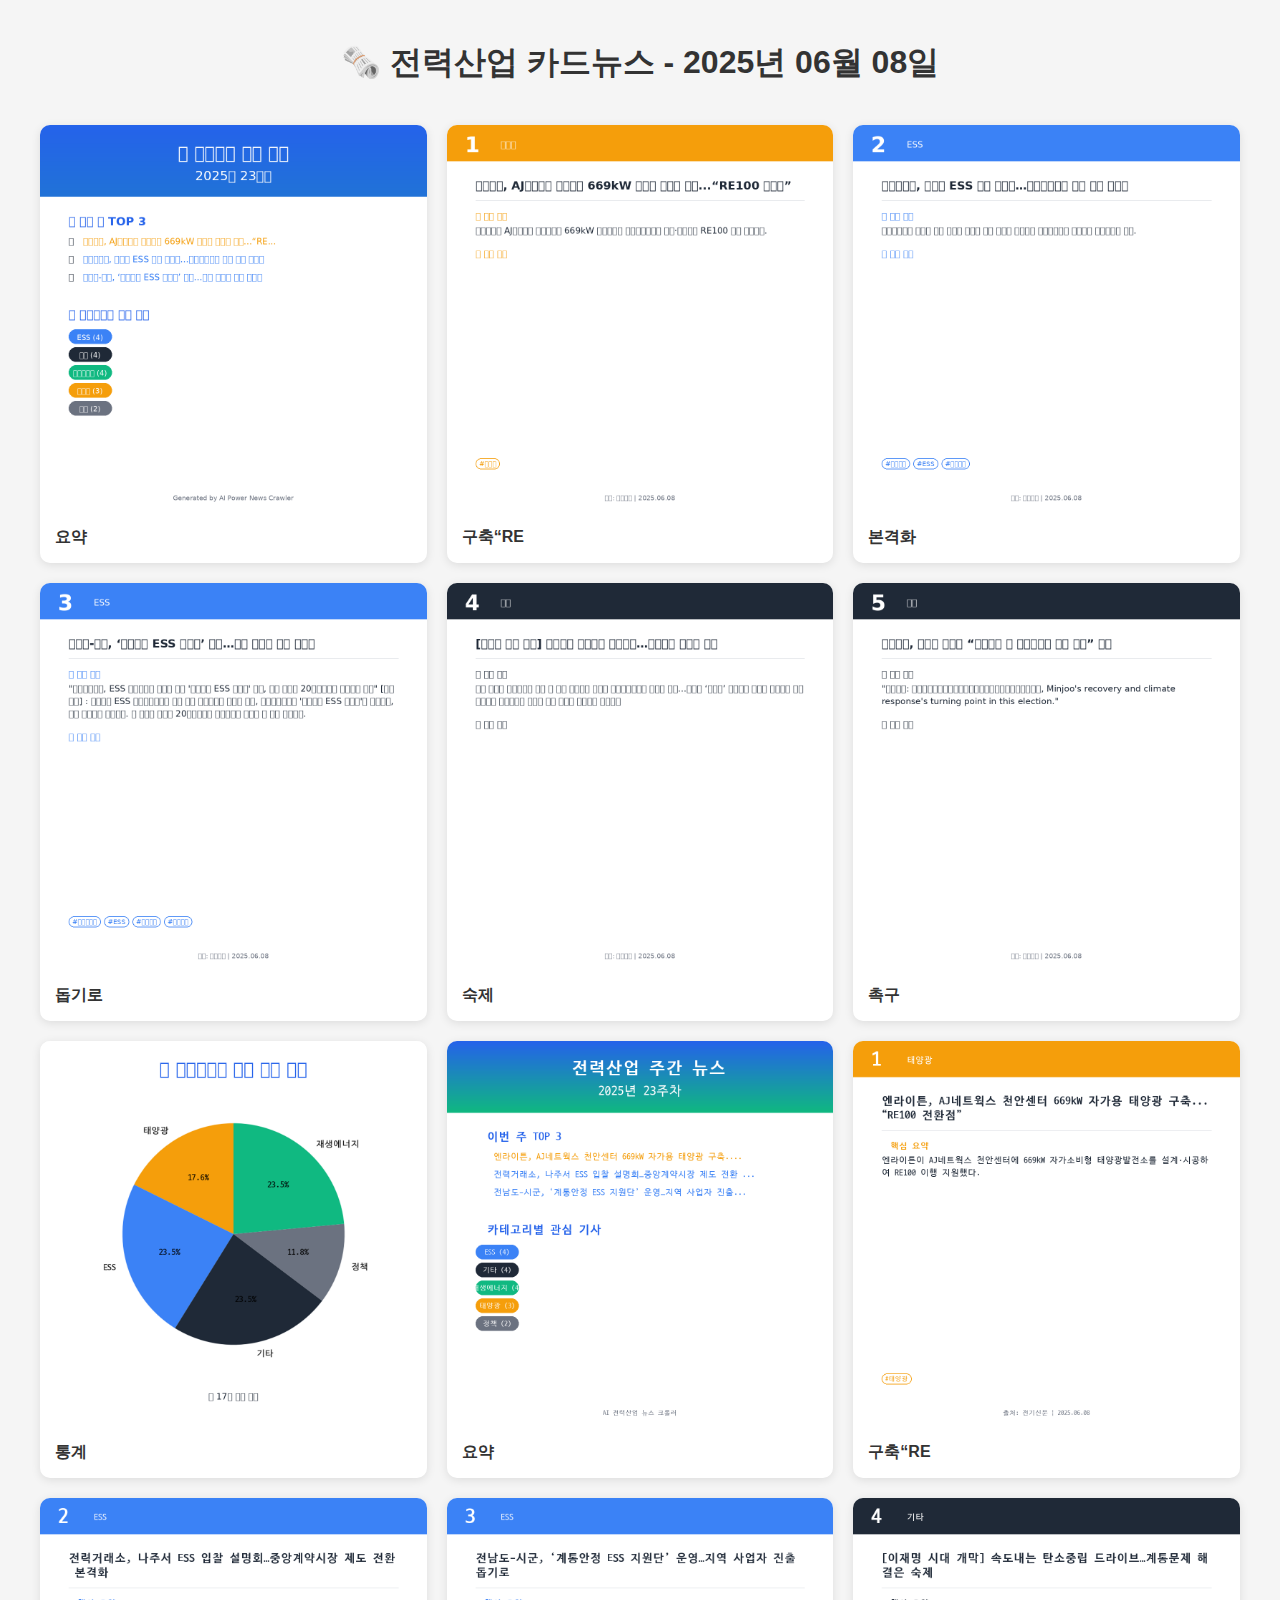
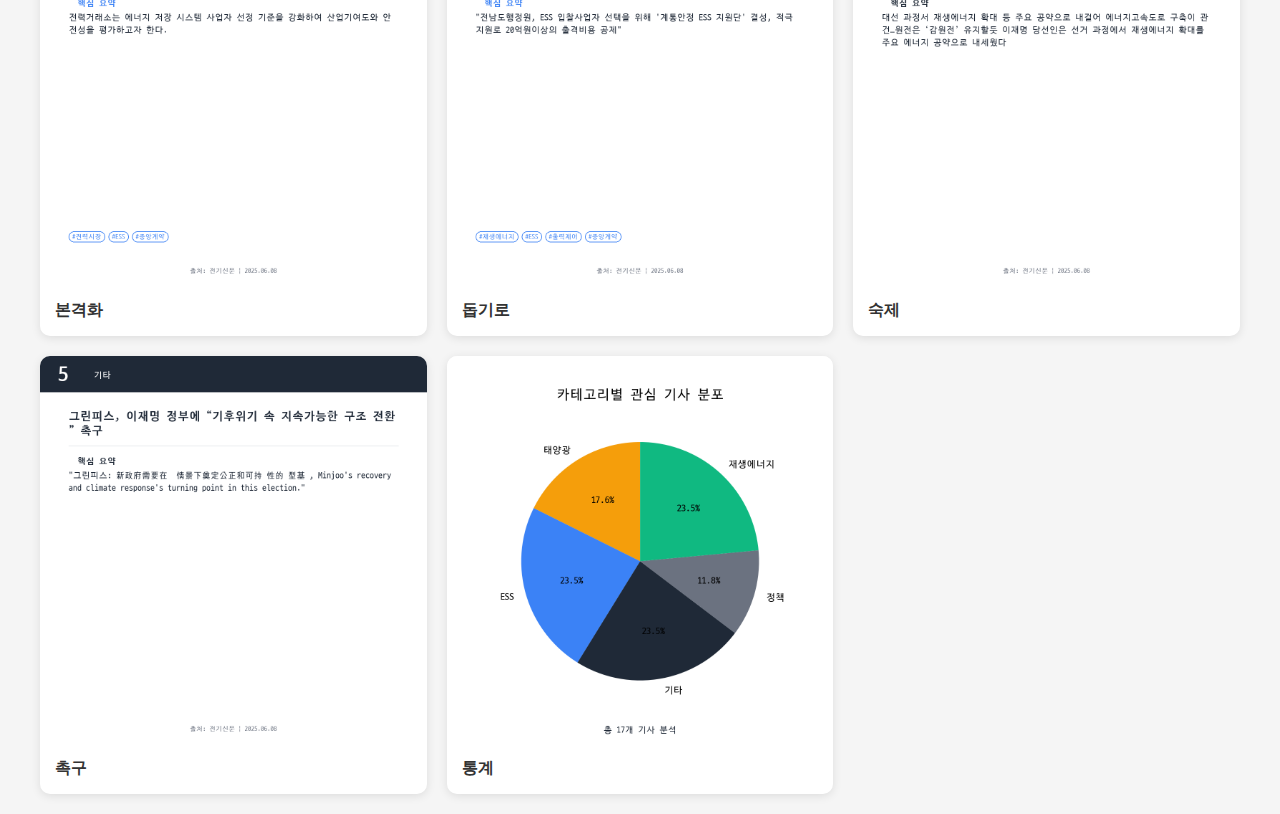
<file: docs/card_news/20250608/index.html>
<!DOCTYPE html>
<html lang="ko">
<head>
    <meta charset="UTF-8">
    <meta name="viewport" content="width=device-width, initial-scale=1.0">
    <title>전력산업 카드뉴스</title>
    <style>
        body {
            font-family: -apple-system, BlinkMacSystemFont, 'Segoe UI', Roboto, sans-serif;
            background-color: #f5f5f5;
            margin: 0;
            padding: 20px;
        }
        .container {
            max-width: 1200px;
            margin: 0 auto;
        }
        h1 {
            text-align: center;
            color: #333;
            margin-bottom: 40px;
        }
        .gallery {
            display: grid;
            grid-template-columns: repeat(auto-fit, minmax(300px, 1fr));
            gap: 20px;
        }
        .card {
            background: white;
            border-radius: 10px;
            box-shadow: 0 2px 10px rgba(0,0,0,0.1);
            overflow: hidden;
            transition: transform 0.3s;
        }
        .card:hover {
            transform: translateY(-5px);
        }
        .card img {
            width: 100%;
            height: auto;
            display: block;
        }
        .card-title {
            padding: 15px;
            font-weight: bold;
            color: #333;
        }
    </style>
</head>
<body>
    <div class="container">
        <h1>🗞️ 전력산업 카드뉴스 - 2025년 06월 08일</h1>
        <div class="gallery">

            <div class="card">
                <img src="20250608_134828_1_주간_요약.png" alt="요약">
                <div class="card-title">요약</div>
            </div>

            <div class="card">
                <img src="20250608_134828_2_엔라이튼,_AJ네트웍스_천안센터_669kW_자가용_태양광_구축“RE.png" alt="구축“RE">
                <div class="card-title">구축“RE</div>
            </div>

            <div class="card">
                <img src="20250608_134828_3_전력거래소,_나주서_ESS_입찰_설명회…중앙계약시장_제도_전환_본격화.png" alt="본격화">
                <div class="card-title">본격화</div>
            </div>

            <div class="card">
                <img src="20250608_134828_4_전남도-시군,_‘계통안정_ESS_지원단’_운영…지역_사업자_진출_돕기로.png" alt="돕기로">
                <div class="card-title">돕기로</div>
            </div>

            <div class="card">
                <img src="20250608_134828_5_[이재명_시대_개막]_속도내는_탄소중립_드라이브…계통문제_해결은_숙제.png" alt="숙제">
                <div class="card-title">숙제</div>
            </div>

            <div class="card">
                <img src="20250608_134828_6_그린피스,_이재명_정부에_“기후위기_속_지속가능한_구조_전환”_촉구.png" alt="촉구">
                <div class="card-title">촉구</div>
            </div>

            <div class="card">
                <img src="20250608_134828_7_카테고리별_통계.png" alt="통계">
                <div class="card-title">통계</div>
            </div>

            <div class="card">
                <img src="20250608_135730_1_주간_요약.png" alt="요약">
                <div class="card-title">요약</div>
            </div>

            <div class="card">
                <img src="20250608_135730_2_엔라이튼,_AJ네트웍스_천안센터_669kW_자가용_태양광_구축“RE.png" alt="구축“RE">
                <div class="card-title">구축“RE</div>
            </div>

            <div class="card">
                <img src="20250608_135730_3_전력거래소,_나주서_ESS_입찰_설명회…중앙계약시장_제도_전환_본격화.png" alt="본격화">
                <div class="card-title">본격화</div>
            </div>

            <div class="card">
                <img src="20250608_135730_4_전남도-시군,_‘계통안정_ESS_지원단’_운영…지역_사업자_진출_돕기로.png" alt="돕기로">
                <div class="card-title">돕기로</div>
            </div>

            <div class="card">
                <img src="20250608_135730_5_[이재명_시대_개막]_속도내는_탄소중립_드라이브…계통문제_해결은_숙제.png" alt="숙제">
                <div class="card-title">숙제</div>
            </div>

            <div class="card">
                <img src="20250608_135730_6_그린피스,_이재명_정부에_“기후위기_속_지속가능한_구조_전환”_촉구.png" alt="촉구">
                <div class="card-title">촉구</div>
            </div>

            <div class="card">
                <img src="20250608_135730_7_카테고리별_통계.png" alt="통계">
                <div class="card-title">통계</div>
            </div>

        </div>
    </div>
</body>
</html>
</file>
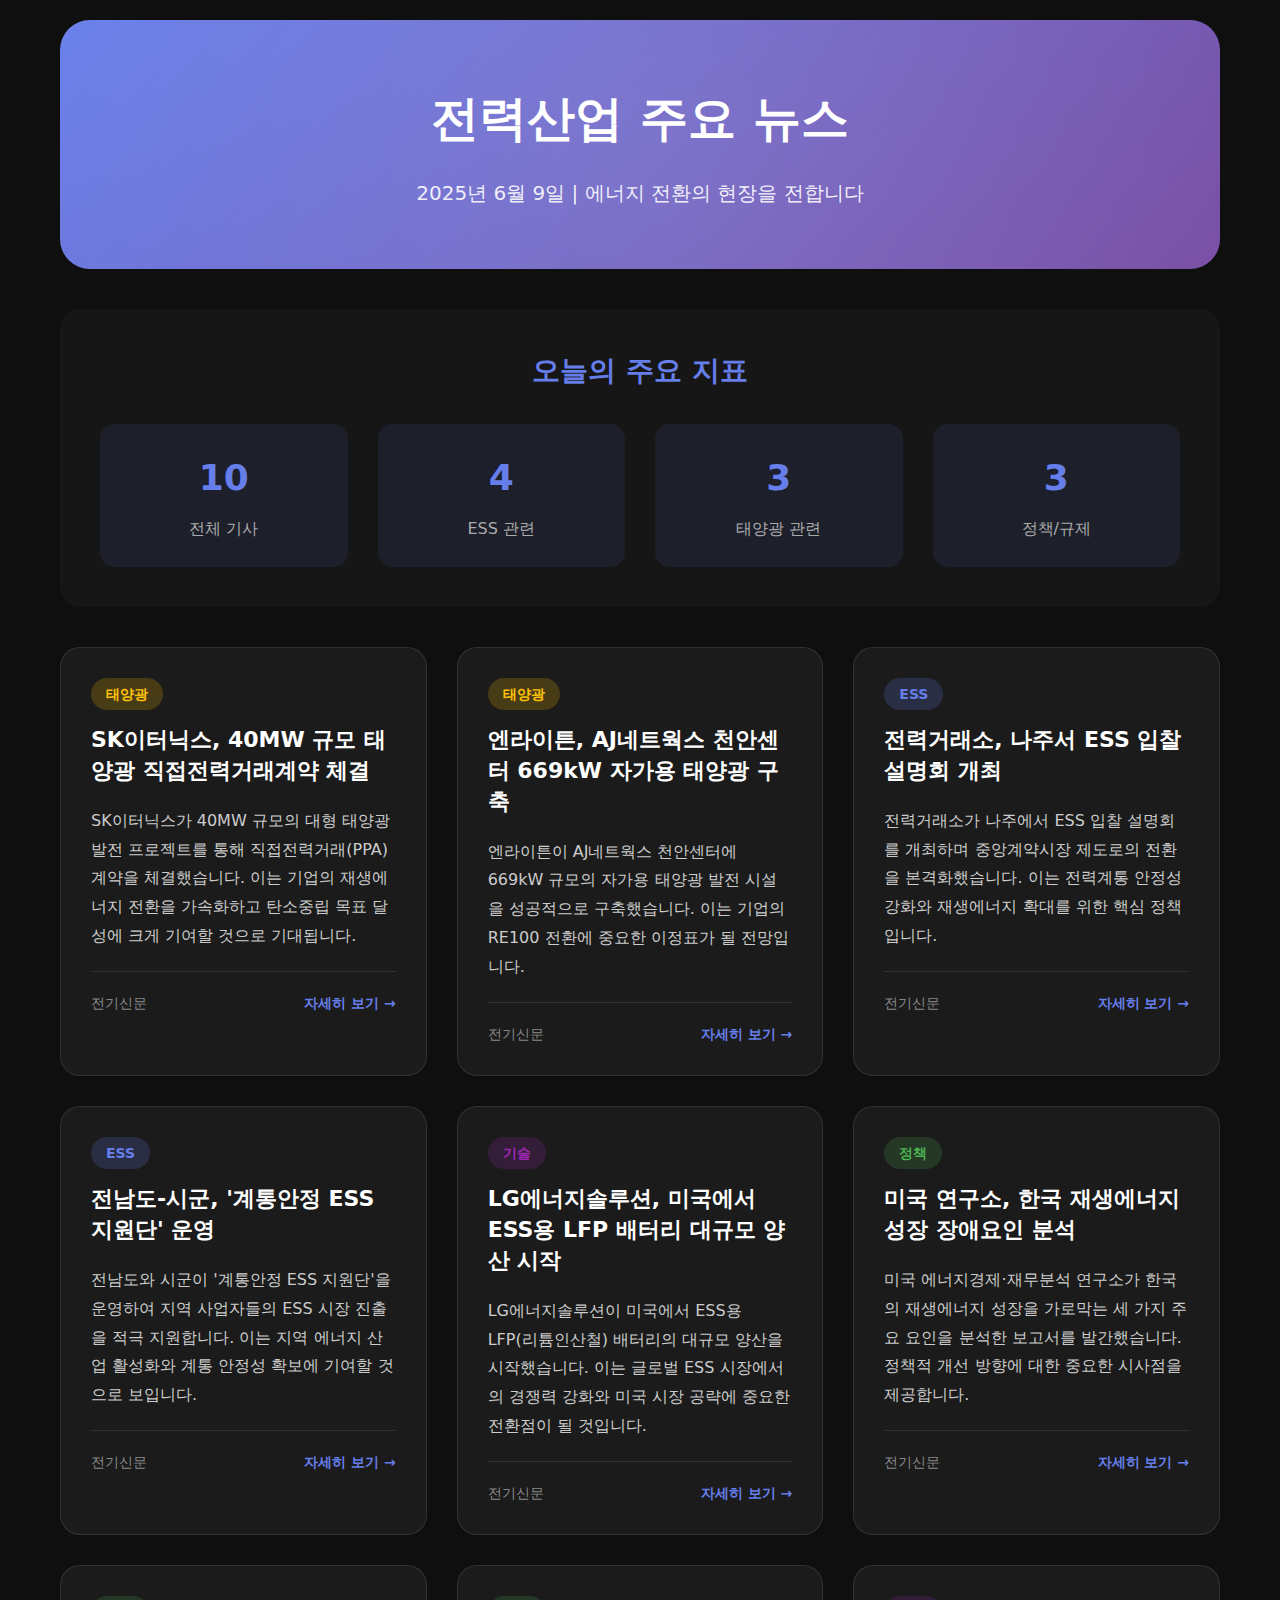
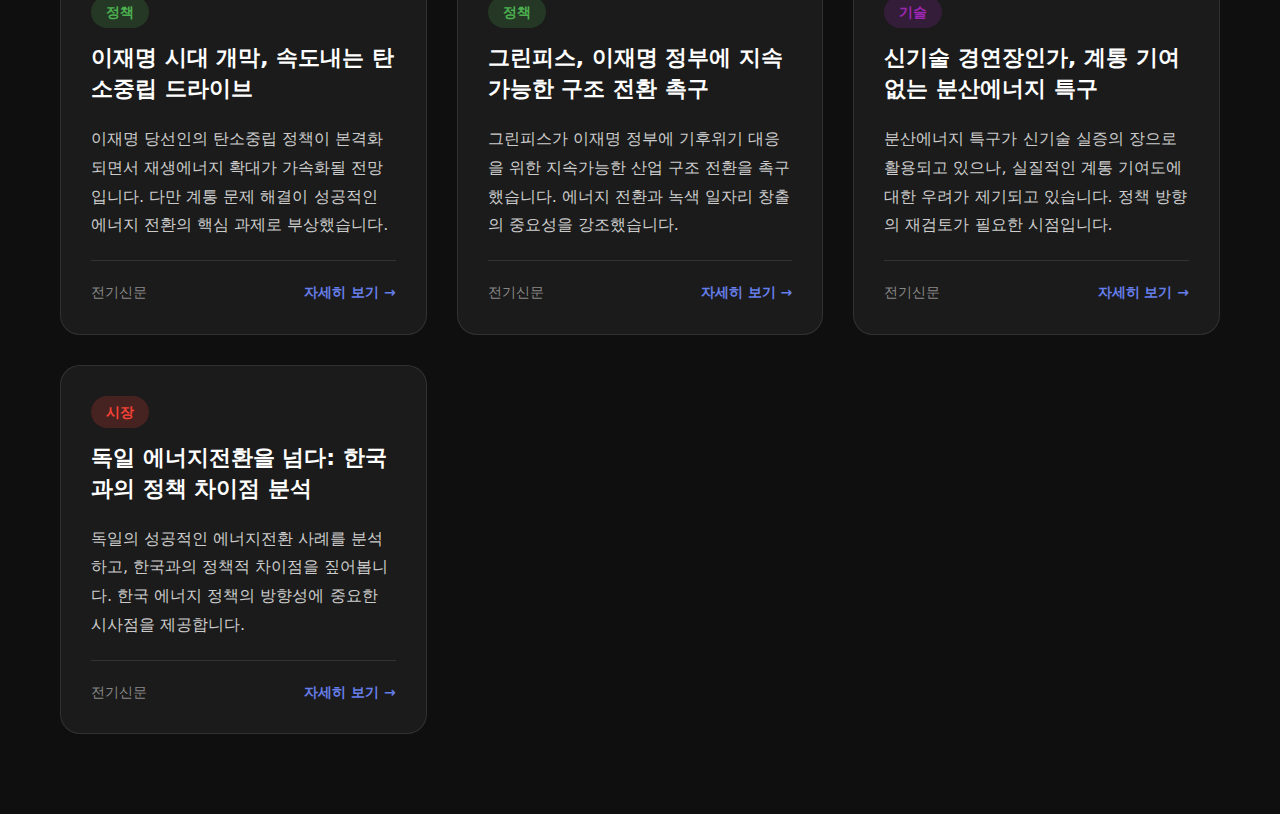
<file: card_news_improved/improved_summary.html>
<!DOCTYPE html>
<html lang="ko">
<head>
    <meta charset="UTF-8">
    <meta name="viewport" content="width=device-width, initial-scale=1.0">
    <title>전력산업 카드뉴스 - 2025년 6월 9일</title>
    <style>
        * {
            margin: 0;
            padding: 0;
            box-sizing: border-box;
        }

        body {
            font-family: 'Pretendard', -apple-system, BlinkMacSystemFont, system-ui, Roboto, sans-serif;
            background: #0f0f0f;
            color: #ffffff;
            line-height: 1.6;
        }

        .container {
            max-width: 1200px;
            margin: 0 auto;
            padding: 20px;
        }

        .header {
            text-align: center;
            padding: 60px 20px;
            background: linear-gradient(135deg, #667eea 0%, #764ba2 100%);
            border-radius: 30px;
            margin-bottom: 40px;
            position: relative;
            overflow: hidden;
        }

        .header::before {
            content: '';
            position: absolute;
            top: -50%;
            right: -50%;
            width: 200%;
            height: 200%;
            background: radial-gradient(circle, rgba(255,255,255,0.1) 0%, transparent 70%);
            animation: pulse 4s ease-in-out infinite;
        }

        @keyframes pulse {
            0%, 100% { transform: scale(1); opacity: 0.5; }
            50% { transform: scale(1.1); opacity: 0.8; }
        }

        .header h1 {
            font-size: 48px;
            margin-bottom: 20px;
            position: relative;
            z-index: 1;
        }

        .header .subtitle {
            font-size: 20px;
            color: rgba(255, 255, 255, 0.9);
            position: relative;
            z-index: 1;
        }

        .news-grid {
            display: grid;
            grid-template-columns: repeat(auto-fit, minmax(350px, 1fr));
            gap: 30px;
            margin-bottom: 60px;
        }

        .news-card {
            background: rgba(255, 255, 255, 0.05);
            border: 1px solid rgba(255, 255, 255, 0.1);
            border-radius: 20px;
            padding: 30px;
            transition: all 0.3s ease;
            cursor: pointer;
            position: relative;
            overflow: hidden;
        }

        .news-card::before {
            content: '';
            position: absolute;
            top: 0;
            left: 0;
            right: 0;
            height: 4px;
            background: linear-gradient(90deg, #667eea, #764ba2);
            transform: scaleX(0);
            transition: transform 0.3s ease;
        }

        .news-card:hover {
            background: rgba(255, 255, 255, 0.08);
            transform: translateY(-5px);
            box-shadow: 0 10px 30px rgba(102, 126, 234, 0.2);
        }

        .news-card:hover::before {
            transform: scaleX(1);
        }

        .card-category {
            display: inline-block;
            padding: 5px 15px;
            background: rgba(102, 126, 234, 0.2);
            color: #667eea;
            border-radius: 20px;
            font-size: 14px;
            font-weight: 600;
            margin-bottom: 15px;
        }

        .card-title {
            font-size: 22px;
            margin-bottom: 20px;
            color: #fff;
            font-weight: 700;
            line-height: 1.4;
        }

        .card-summary {
            font-size: 16px;
            color: #ccc;
            line-height: 1.8;
            margin-bottom: 20px;
        }

        .card-meta {
            display: flex;
            justify-content: space-between;
            align-items: center;
            color: #888;
            font-size: 14px;
            padding-top: 20px;
            border-top: 1px solid rgba(255, 255, 255, 0.1);
        }

        .read-more {
            color: #667eea;
            text-decoration: none;
            font-weight: 600;
            display: inline-flex;
            align-items: center;
            gap: 5px;
            transition: gap 0.3s ease;
        }

        .read-more:hover {
            gap: 10px;
        }

        /* 카테고리별 색상 */
        .category-ess { background: rgba(102, 126, 234, 0.2); color: #667eea; }
        .category-solar { background: rgba(255, 193, 7, 0.2); color: #ffc107; }
        .category-policy { background: rgba(76, 175, 80, 0.2); color: #4caf50; }
        .category-market { background: rgba(244, 67, 54, 0.2); color: #f44336; }
        .category-tech { background: rgba(156, 39, 176, 0.2); color: #9c27b0; }

        .stats-section {
            background: rgba(255, 255, 255, 0.03);
            border-radius: 20px;
            padding: 40px;
            margin-bottom: 40px;
            text-align: center;
        }

        .stats-title {
            font-size: 28px;
            margin-bottom: 30px;
            color: #667eea;
        }

        .stats-grid {
            display: grid;
            grid-template-columns: repeat(auto-fit, minmax(200px, 1fr));
            gap: 30px;
        }

        .stat-item {
            background: rgba(102, 126, 234, 0.1);
            border-radius: 15px;
            padding: 25px;
            transition: all 0.3s ease;
        }

        .stat-item:hover {
            background: rgba(102, 126, 234, 0.2);
            transform: scale(1.05);
        }

        .stat-number {
            font-size: 36px;
            font-weight: 900;
            color: #667eea;
            margin-bottom: 10px;
        }

        .stat-label {
            font-size: 16px;
            color: #aaa;
        }

        /* 애니메이션 */
        @keyframes fadeInUp {
            from {
                opacity: 0;
                transform: translateY(30px);
            }
            to {
                opacity: 1;
                transform: translateY(0);
            }
        }

        .news-card {
            animation: fadeInUp 0.6s ease forwards;
        }

        .news-card:nth-child(1) { animation-delay: 0.1s; }
        .news-card:nth-child(2) { animation-delay: 0.2s; }
        .news-card:nth-child(3) { animation-delay: 0.3s; }
        .news-card:nth-child(4) { animation-delay: 0.4s; }
        .news-card:nth-child(5) { animation-delay: 0.5s; }
        .news-card:nth-child(6) { animation-delay: 0.6s; }
        .news-card:nth-child(7) { animation-delay: 0.7s; }
        .news-card:nth-child(8) { animation-delay: 0.8s; }
        .news-card:nth-child(9) { animation-delay: 0.9s; }
        .news-card:nth-child(10) { animation-delay: 1.0s; }

        @media (max-width: 768px) {
            .header h1 {
                font-size: 32px;
            }
            
            .news-grid {
                grid-template-columns: 1fr;
            }
            
            .stats-grid {
                grid-template-columns: 1fr 1fr;
            }
        }
    </style>
</head>
<body>
    <div class="container">
        <!-- 헤더 섹션 -->
        <div class="header">
            <h1>전력산업 주요 뉴스</h1>
            <p class="subtitle">2025년 6월 9일 | 에너지 전환의 현장을 전합니다</p>
        </div>

        <!-- 통계 섹션 -->
        <div class="stats-section">
            <h2 class="stats-title">오늘의 주요 지표</h2>
            <div class="stats-grid">
                <div class="stat-item">
                    <div class="stat-number">10</div>
                    <div class="stat-label">전체 기사</div>
                </div>
                <div class="stat-item">
                    <div class="stat-number">4</div>
                    <div class="stat-label">ESS 관련</div>
                </div>
                <div class="stat-item">
                    <div class="stat-number">3</div>
                    <div class="stat-label">태양광 관련</div>
                </div>
                <div class="stat-item">
                    <div class="stat-number">3</div>
                    <div class="stat-label">정책/규제</div>
                </div>
            </div>
        </div>

        <!-- 뉴스 그리드 -->
        <div class="news-grid">
            <!-- 기사 1: SK이터닉스 태양광 -->
            <div class="news-card" onclick="window.location.href='detailed/detail_SK이터닉스-40MW-규모-태양광-직접전력거래계약-체결_2062360b.html'">
                <span class="card-category category-solar">태양광</span>
                <h3 class="card-title">SK이터닉스, 40MW 규모 태양광 직접전력거래계약 체결</h3>
                <p class="card-summary">
                    SK이터닉스가 40MW 규모의 대형 태양광 발전 프로젝트를 통해 직접전력거래(PPA) 계약을 체결했습니다. 
                    이는 기업의 재생에너지 전환을 가속화하고 탄소중립 목표 달성에 크게 기여할 것으로 기대됩니다.
                </p>
                <div class="card-meta">
                    <span>전기신문</span>
                    <a href="#" class="read-more">자세히 보기 →</a>
                </div>
            </div>

            <!-- 기사 2: 엔라이튼 태양광 -->
            <div class="news-card" onclick="window.location.href='detailed/detail_엔라이튼-AJ네트웍스-천안센터-669kW-자가용-태양광-구축RE100-전환점_20b2360b.html'">
                <span class="card-category category-solar">태양광</span>
                <h3 class="card-title">엔라이튼, AJ네트웍스 천안센터 669kW 자가용 태양광 구축</h3>
                <p class="card-summary">
                    엔라이튼이 AJ네트웍스 천안센터에 669kW 규모의 자가용 태양광 발전 시설을 성공적으로 구축했습니다. 
                    이는 기업의 RE100 전환에 중요한 이정표가 될 전망입니다.
                </p>
                <div class="card-meta">
                    <span>전기신문</span>
                    <a href="#" class="read-more">자세히 보기 →</a>
                </div>
            </div>

            <!-- 기사 3: 전력거래소 ESS -->
            <div class="news-card" onclick="window.location.href='detailed/detail_전력거래소-나주서-ESS-입찰-설명회중앙계약시장-제도-전환-본격화_20b2360b.html'">
                <span class="card-category category-ess">ESS</span>
                <h3 class="card-title">전력거래소, 나주서 ESS 입찰 설명회 개최</h3>
                <p class="card-summary">
                    전력거래소가 나주에서 ESS 입찰 설명회를 개최하며 중앙계약시장 제도로의 전환을 본격화했습니다. 
                    이는 전력계통 안정성 강화와 재생에너지 확대를 위한 핵심 정책입니다.
                </p>
                <div class="card-meta">
                    <span>전기신문</span>
                    <a href="#" class="read-more">자세히 보기 →</a>
                </div>
            </div>

            <!-- 기사 4: 전남도 ESS 지원단 -->
            <div class="news-card" onclick="window.location.href='detailed/detail_전남도-시군-계통안정-ESS-지원단-운영지역-사업자-진출-돕기로_20b2360b.html'">
                <span class="card-category category-ess">ESS</span>
                <h3 class="card-title">전남도-시군, '계통안정 ESS 지원단' 운영</h3>
                <p class="card-summary">
                    전남도와 시군이 '계통안정 ESS 지원단'을 운영하여 지역 사업자들의 ESS 시장 진출을 적극 지원합니다. 
                    이는 지역 에너지 산업 활성화와 계통 안정성 확보에 기여할 것으로 보입니다.
                </p>
                <div class="card-meta">
                    <span>전기신문</span>
                    <a href="#" class="read-more">자세히 보기 →</a>
                </div>
            </div>

            <!-- 기사 5: LG에너지솔루션 -->
            <div class="news-card" onclick="window.location.href='detailed/detail_LG에너지솔루션-美에서-ESS용-LFP-배터리-대규모-양산-시작_2062360b.html'">
                <span class="card-category category-tech">기술</span>
                <h3 class="card-title">LG에너지솔루션, 미국에서 ESS용 LFP 배터리 대규모 양산 시작</h3>
                <p class="card-summary">
                    LG에너지솔루션이 미국에서 ESS용 LFP(리튬인산철) 배터리의 대규모 양산을 시작했습니다. 
                    이는 글로벌 ESS 시장에서의 경쟁력 강화와 미국 시장 공략에 중요한 전환점이 될 것입니다.
                </p>
                <div class="card-meta">
                    <span>전기신문</span>
                    <a href="#" class="read-more">자세히 보기 →</a>
                </div>
            </div>

            <!-- 기사 6: 재생에너지 성장 장애요인 -->
            <div class="news-card" onclick="window.location.href='detailed/detail_美-에너지경제재무분석-연구소-韓-재생에너지-성장을-가로막는-세가지-요인-보고서-발간_20b2360b.html'">
                <span class="card-category category-policy">정책</span>
                <h3 class="card-title">미국 연구소, 한국 재생에너지 성장 장애요인 분석</h3>
                <p class="card-summary">
                    미국 에너지경제·재무분석 연구소가 한국의 재생에너지 성장을 가로막는 세 가지 주요 요인을 분석한 보고서를 발간했습니다. 
                    정책적 개선 방향에 대한 중요한 시사점을 제공합니다.
                </p>
                <div class="card-meta">
                    <span>전기신문</span>
                    <a href="#" class="read-more">자세히 보기 →</a>
                </div>
            </div>

            <!-- 기사 7: 이재명 탄소중립 -->
            <div class="news-card" onclick="window.location.href='detailed/detail_이재명-시대-개막-속도내는-탄소중립-드라이브계통문제-해결은-숙제_2082360b.html'">
                <span class="card-category category-policy">정책</span>
                <h3 class="card-title">이재명 시대 개막, 속도내는 탄소중립 드라이브</h3>
                <p class="card-summary">
                    이재명 당선인의 탄소중립 정책이 본격화되면서 재생에너지 확대가 가속화될 전망입니다. 
                    다만 계통 문제 해결이 성공적인 에너지 전환의 핵심 과제로 부상했습니다.
                </p>
                <div class="card-meta">
                    <span>전기신문</span>
                    <a href="#" class="read-more">자세히 보기 →</a>
                </div>
            </div>

            <!-- 기사 8: 그린피스 -->
            <div class="news-card" onclick="window.location.href='detailed/detail_그린피스-이재명-정부에-기후위기-속-지속가능한-구조-전환-촉구_2082360b.html'">
                <span class="card-category category-policy">정책</span>
                <h3 class="card-title">그린피스, 이재명 정부에 지속가능한 구조 전환 촉구</h3>
                <p class="card-summary">
                    그린피스가 이재명 정부에 기후위기 대응을 위한 지속가능한 산업 구조 전환을 촉구했습니다. 
                    에너지 전환과 녹색 일자리 창출의 중요성을 강조했습니다.
                </p>
                <div class="card-meta">
                    <span>전기신문</span>
                    <a href="#" class="read-more">자세히 보기 →</a>
                </div>
            </div>

            <!-- 기사 9: 분산에너지 특구 -->
            <div class="news-card" onclick="window.location.href='detailed/detail_신기술-경연장인가계통-기여-없는-분산에너지-특구_2062360b.html'">
                <span class="card-category category-tech">기술</span>
                <h3 class="card-title">신기술 경연장인가, 계통 기여 없는 분산에너지 특구</h3>
                <p class="card-summary">
                    분산에너지 특구가 신기술 실증의 장으로 활용되고 있으나, 실질적인 계통 기여도에 대한 우려가 제기되고 있습니다. 
                    정책 방향의 재검토가 필요한 시점입니다.
                </p>
                <div class="card-meta">
                    <span>전기신문</span>
                    <a href="#" class="read-more">자세히 보기 →</a>
                </div>
            </div>

            <!-- 기사 10: 독일 에너지전환 -->
            <div class="news-card" onclick="window.location.href='detailed/detail_독일-에너지전환을-넘다5끝-에너지정책-韓과-여기서-갈렸다_2072360b.html'">
                <span class="card-category category-market">시장</span>
                <h3 class="card-title">독일 에너지전환을 넘다: 한국과의 정책 차이점 분석</h3>
                <p class="card-summary">
                    독일의 성공적인 에너지전환 사례를 분석하고, 한국과의 정책적 차이점을 짚어봅니다. 
                    한국 에너지 정책의 방향성에 중요한 시사점을 제공합니다.
                </p>
                <div class="card-meta">
                    <span>전기신문</span>
                    <a href="#" class="read-more">자세히 보기 →</a>
                </div>
            </div>
        </div>
    </div>
</body>
</html>
</file>
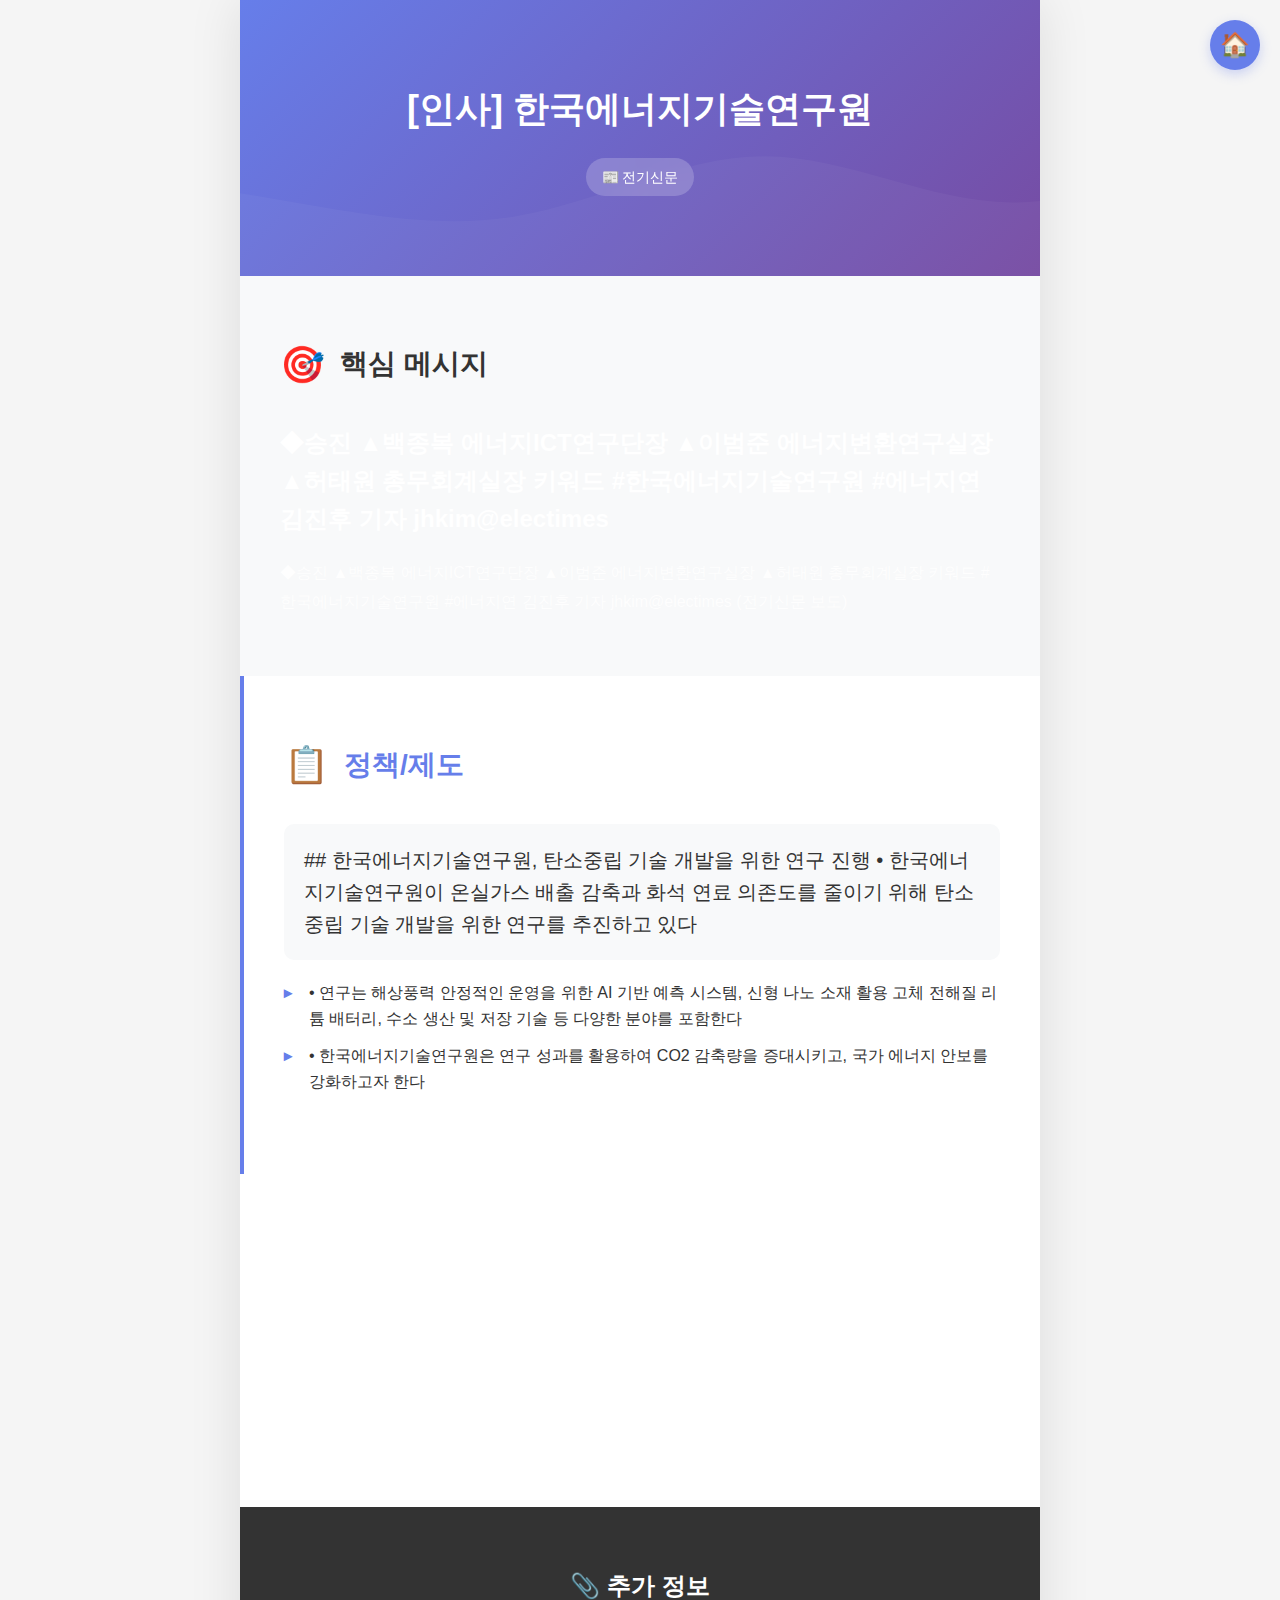
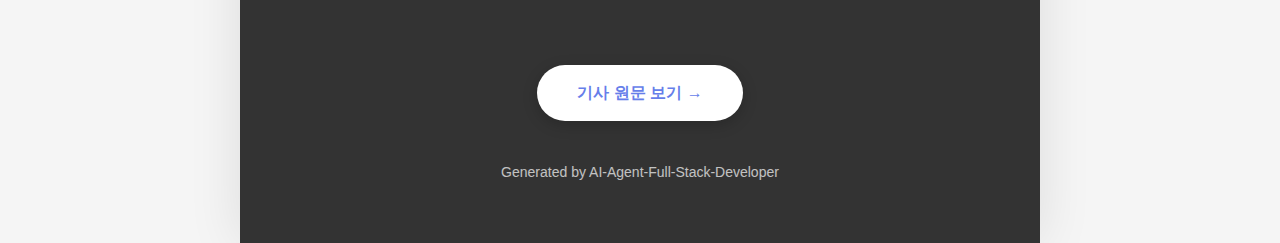
<file: card_news_test_output/card_1_detail_인사-한국에너지기술연구원_20250609_145454.html>
<!DOCTYPE html>
<html lang="ko">
<head>
    <meta charset="UTF-8">
    <meta name="viewport" content="width=device-width, initial-scale=1.0">
    <title>[인사] 한국에너지기술연구원</title>
    <style>
        * {
            margin: 0;
            padding: 0;
            box-sizing: border-box;
        }

        body {
            font-family: 'Malgun Gothic', '맑은 고딕', sans-serif;
            background: #f5f5f5;
            color: #333;
            line-height: 1.6;
        }

        .container {
            max-width: 800px;
            margin: 0 auto;
            background: white;
            box-shadow: 0 0 50px rgba(0, 0, 0, 0.1);
        }

        /* 홈 버튼 */
        .home-button {
            position: fixed;
            top: 20px;
            right: 20px;
            width: 50px;
            height: 50px;
            background: #667eea;
            color: white;
            border-radius: 50%;
            display: flex;
            align-items: center;
            justify-content: center;
            text-decoration: none;
            font-size: 24px;
            box-shadow: 0 4px 12px rgba(102, 126, 234, 0.3);
            transition: transform 0.3s, box-shadow 0.3s;
            z-index: 1000;
        }

        .home-button:hover {
            transform: translateY(-2px);
            box-shadow: 0 6px 20px rgba(102, 126, 234, 0.4);
        }

        /* 헤더 섹션 */
        .section-header {
            background: linear-gradient(135deg, #667eea 0%, #764ba2 100%);
            color: white;
            padding: 80px 40px 60px;
            text-align: center;
            position: relative;
            overflow: hidden;
        }

        .section-header::before {
            content: '';
            position: absolute;
            top: 0;
            left: 0;
            right: 0;
            bottom: 0;
            background: url('data:image/svg+xml,<svg xmlns="http://www.w3.org/2000/svg" viewBox="0 0 1440 320"><path fill="%23ffffff20" d="M0,192L48,197.3C96,203,192,213,288,229.3C384,245,480,267,576,250.7C672,235,768,181,864,181.3C960,181,1056,235,1152,234.7C1248,235,1344,181,1392,154.7L1440,128L1440,320L1392,320C1344,320,1248,320,1152,320C1056,320,960,320,864,320C768,320,672,320,576,320C480,320,384,320,288,320C192,320,96,320,48,320L0,320Z"></path></svg>') no-repeat bottom;
            background-size: cover;
            opacity: 0.3;
        }

        .section-header h1 {
            font-size: 36px;
            margin-bottom: 20px;
            position: relative;
            z-index: 1;
            animation: fadeInUp 0.8s ease;
        }

        .badges {
            display: flex;
            gap: 10px;
            justify-content: center;
            margin-bottom: 20px;
            flex-wrap: wrap;
            position: relative;
            z-index: 1;
        }

        .badge {
            padding: 8px 16px;
            background: rgba(255, 255, 255, 0.2);
            border-radius: 20px;
            font-size: 14px;
            backdrop-filter: blur(10px);
        }

        .keywords {
            display: flex;
            gap: 10px;
            justify-content: center;
            flex-wrap: wrap;
            margin-top: 20px;
            position: relative;
            z-index: 1;
        }

        .keyword {
            padding: 8px 16px;
            background: rgba(255, 255, 255, 0.3);
            border-radius: 20px;
            font-size: 14px;
            backdrop-filter: blur(10px);
        }

        /* 일반 섹션 */
        .section {
            padding: 60px 40px;
            position: relative;
            overflow: hidden;
            animation: fadeIn 0.8s ease;
        }

        .section:nth-child(even) {
            background: #f8f9fa;
        }

        .section-title {
            font-size: 28px;
            margin-bottom: 30px;
            color: #333;
            display: flex;
            align-items: center;
            gap: 15px;
        }

        .section-icon {
            font-size: 36px;
        }

        /* 핵심 메시지 섹션 */
        .key-message {
            background: linear-gradient(135deg, #f093fb 0%, #f5576c 100%);
            color: white;
        }

        .key-message .summary {
            font-size: 24px;
            line-height: 1.6;
            margin-bottom: 20px;
            font-weight: bold;
        }

        .key-message .detail {
            font-size: 16px;
            opacity: 0.9;
            line-height: 1.8;
        }

        /* 콘텐츠 섹션 */
        .content-section {
            border-left: 4px solid #667eea;
            position: relative;
        }

        .main-point {
            font-size: 20px;
            margin-bottom: 20px;
            padding: 20px;
            background: #f8f9fa;
            border-radius: 10px;
            font-weight: 500;
        }

        .sub-points {
            list-style: none;
            margin-bottom: 20px;
        }

        .sub-points li {
            font-size: 16px;
            margin-bottom: 12px;
            padding-left: 25px;
            position: relative;
        }

        .sub-points li:before {
            content: "▸";
            position: absolute;
            left: 0;
            color: #667eea;
            font-weight: bold;
        }

        /* 데이터 박스 */
        .data-box {
            display: flex;
            gap: 20px;
            margin-top: 30px;
            flex-wrap: wrap;
        }

        .data-item {
            flex: 1;
            min-width: 150px;
            background: linear-gradient(135deg, #667eea 0%, #764ba2 100%);
            color: white;
            padding: 20px;
            border-radius: 15px;
            text-align: center;
            box-shadow: 0 5px 15px rgba(102, 126, 234, 0.3);
        }

        .data-label {
            font-size: 14px;
            opacity: 0.9;
            margin-bottom: 5px;
        }

        .data-value {
            font-size: 28px;
            font-weight: bold;
        }

        /* 시사점 섹션 */
        .implications {
            background: linear-gradient(135deg, #a8edea 0%, #fed6e3 100%);
            color: #333;
        }

        .implications-content {
            font-size: 18px;
            line-height: 1.8;
            padding: 30px;
            background: rgba(255, 255, 255, 0.5);
            border-radius: 15px;
            backdrop-filter: blur(10px);
        }

        /* 푸터 섹션 */
        .section-footer {
            background: #333;
            color: white;
            text-align: center;
            padding: 60px 40px;
        }

        .related-topics {
            margin: 30px 0;
        }

        .topic-tag {
            display: inline-block;
            padding: 10px 20px;
            background: rgba(255, 255, 255, 0.1);
            border-radius: 25px;
            margin: 5px;
            font-size: 14px;
            transition: background 0.3s;
        }

        .topic-tag:hover {
            background: rgba(255, 255, 255, 0.2);
        }

        .link-button {
            display: inline-block;
            margin-top: 30px;
            padding: 15px 40px;
            background: white;
            color: #667eea;
            text-decoration: none;
            border-radius: 30px;
            font-weight: bold;
            transition: transform 0.3s, box-shadow 0.3s;
            box-shadow: 0 4px 15px rgba(0, 0, 0, 0.2);
        }

        .link-button:hover {
            transform: translateY(-2px);
            box-shadow: 0 6px 20px rgba(0, 0, 0, 0.3);
        }

        /* 스크롤 애니메이션 */
        @keyframes fadeIn {
            from {
                opacity: 0;
            }
            to {
                opacity: 1;
            }
        }

        @keyframes fadeInUp {
            from {
                opacity: 0;
                transform: translateY(30px);
            }
            to {
                opacity: 1;
                transform: translateY(0);
            }
        }

        .fade-in {
            opacity: 0;
            transform: translateY(30px);
            transition: all 0.8s ease;
        }

        .fade-in.visible {
            opacity: 1;
            transform: translateY(0);
        }

        /* 반응형 디자인 */
        @media (max-width: 768px) {
            .section {
                padding: 40px 20px;
            }
            
            .section-header h1 {
                font-size: 28px;
            }
            
            .section-title {
                font-size: 24px;
            }
            
            .data-box {
                flex-direction: column;
            }
            
            .home-button {
                width: 45px;
                height: 45px;
                font-size: 20px;
            }
        }
    </style>
</head>
<body>
    <a href="../card_news_summary_20*.html" class="home-button" title="목록으로 돌아가기">🏠</a>
    
    <div class="container">

        <section class="section-header">
            <h1>[인사] 한국에너지기술연구원</h1>
            <div class="badges">
                <span class="badge">📰 전기신문</span>
                
                
            </div>
            <div class="keywords">
                
            </div>
        </section>

        <section class="section key-message">
            <h2 class="section-title">
                <span class="section-icon">🎯</span>
                핵심 메시지
            </h2>
            <div class="summary">◆승진 ▲백종복 에너지ICT연구단장 ▲이범준 에너지변환연구실장 ▲허태원 총무회계실장 키워드 #한국에너지기술연구원 #에너지연 김진후 기자 jhkim@electimes</div>
            <div class="detail">◆승진 ▲백종복 에너지ICT연구단장 ▲이범준 에너지변환연구실장 ▲허태원 총무회계실장 키워드 #한국에너지기술연구원 #에너지연 김진후 기자 jhkim@electimes (전기신문 보도)</div>
        </section>

        <section class="section content-section fade-in">
            <h2 class="section-title" style="color: #667eea;">
                <span class="section-icon">📋</span>
                정책/제도
            </h2>
            <div class="main-point">## 한국에너지기술연구원, 탄소중립 기술 개발을 위한 연구 진행 • 한국에너지기술연구원이 온실가스 배출 감축과 화석 연료 의존도를 줄이기 위해 탄소중립 기술 개발을 위한 연구를 추진하고 있다</div>
            <ul class="sub-points"><li>• 연구는 해상풍력 안정적인 운영을 위한 AI 기반 예측 시스템, 신형 나노 소재 활용 고체 전해질 리튬 배터리, 수소 생산 및 저장 기술 등 다양한 분야를 포함한다</li><li>• 한국에너지기술연구원은 연구 성과를 활용하여 CO2 감축량을 증대시키고, 국가 에너지 안보를 강화하고자 한다</li></ul>
            
        </section>

        <section class="section implications fade-in">
            <h2 class="section-title">
                <span class="section-icon">💭</span>
                시사점 및 전망
            </h2>
            <div class="implications-content">
                **참고:** 기사의 내용이 미흡하므로 특정한 핵심 수치 또는 향후 계획에 대한 정보는 포함되지 않았습니다.
            </div>
        </section>

        <section class="section-footer">
            <h2 style="font-size: 24px; margin-bottom: 30px;">📎 추가 정보</h2>
            
            <a href="https://www.electimes.com/news/articleView.html?idxno=356222" class="link-button" target="_blank">
                기사 원문 보기 →
            </a>
            <p style="margin-top: 40px; font-size: 14px; opacity: 0.7;">
                Generated by AI-Agent-Full-Stack-Developer
            </p>
        </section>

    </div>

    <script>
        // 스크롤 애니메이션
        const observerOptions = {
            threshold: 0.1,
            rootMargin: '0px 0px -50px 0px'
        };

        const observer = new IntersectionObserver((entries) => {
            entries.forEach(entry => {
                if (entry.isIntersecting) {
                    entry.target.classList.add('visible');
                }
            });
        }, observerOptions);

        // fade-in 클래스를 가진 모든 요소 관찰
        document.querySelectorAll('.fade-in').forEach(el => {
            observer.observe(el);
        });

        // 부드러운 스크롤
        document.querySelectorAll('a[href^="#"]').forEach(anchor => {
            anchor.addEventListener('click', function (e) {
                e.preventDefault();
                const target = document.querySelector(this.getAttribute('href'));
                if (target) {
                    target.scrollIntoView({
                        behavior: 'smooth',
                        block: 'start'
                    });
                }
            });
        });
    </script>
</body>
</html>
</file>
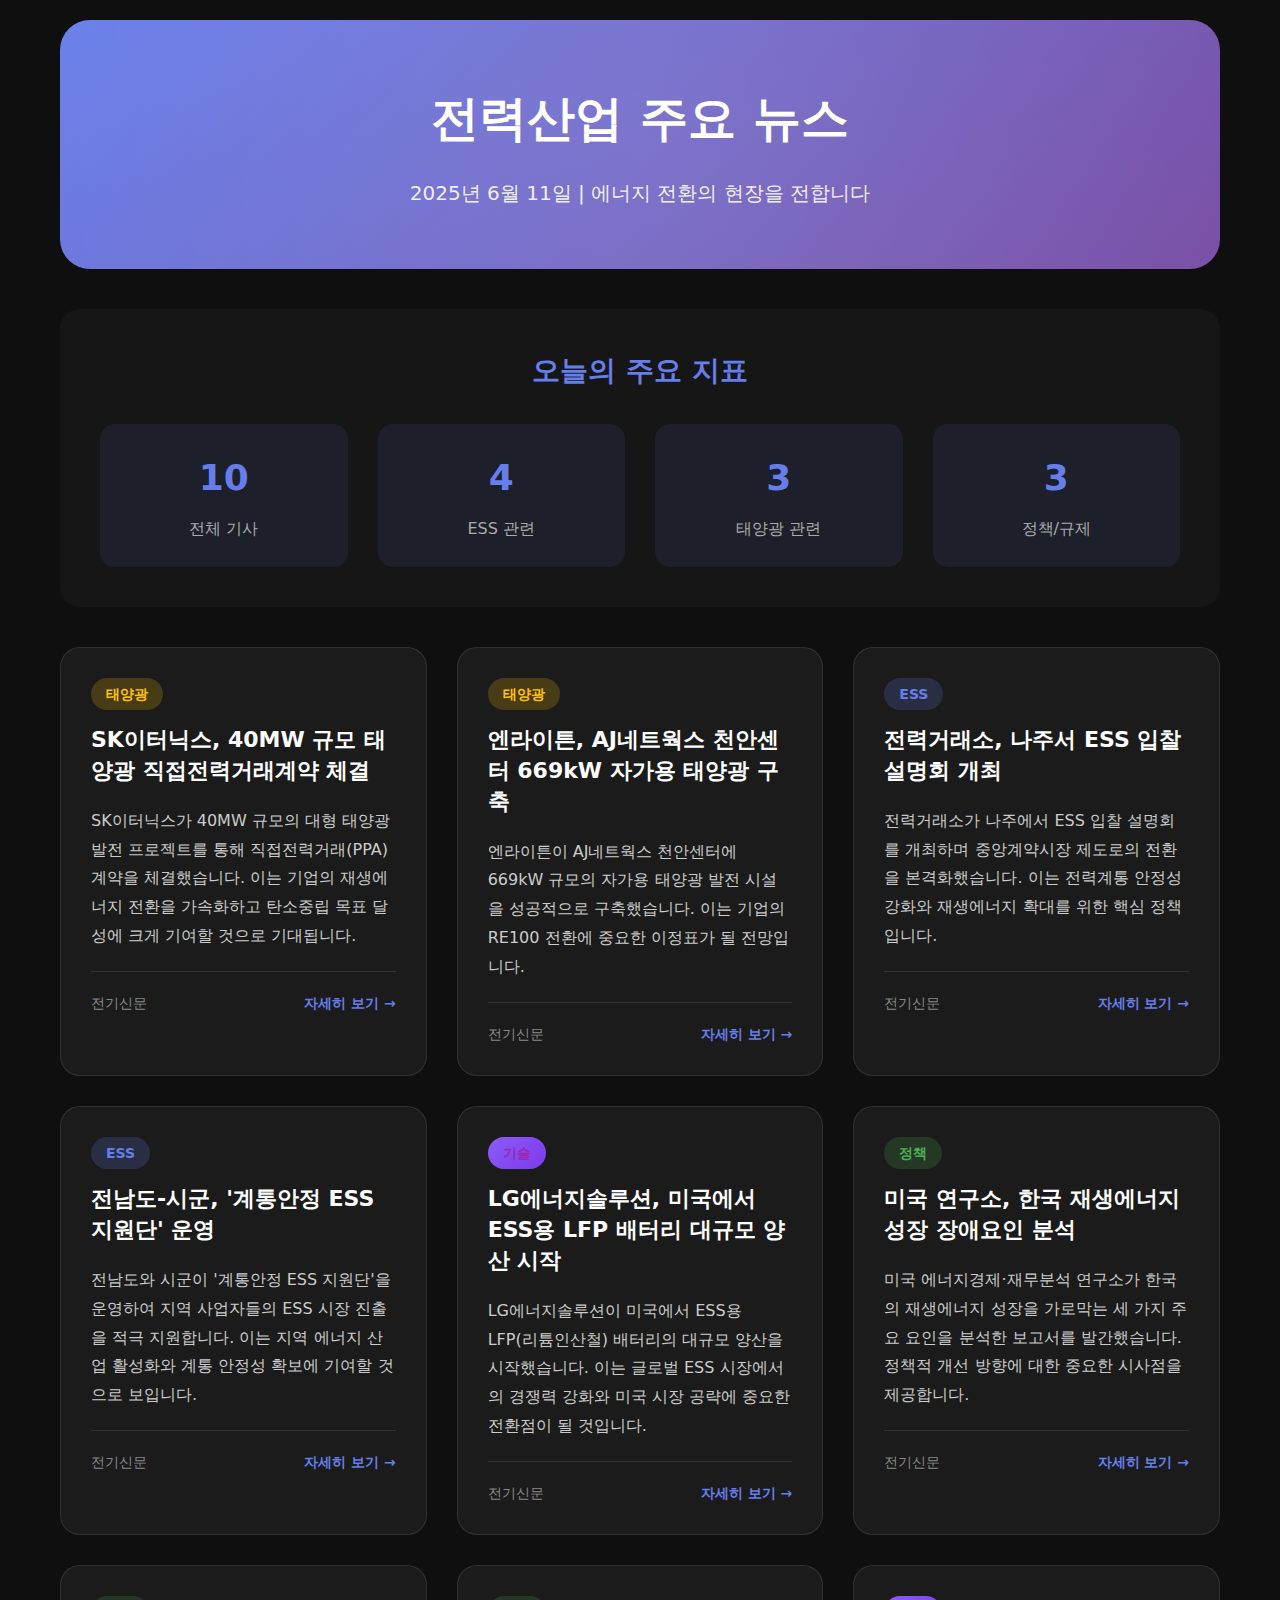
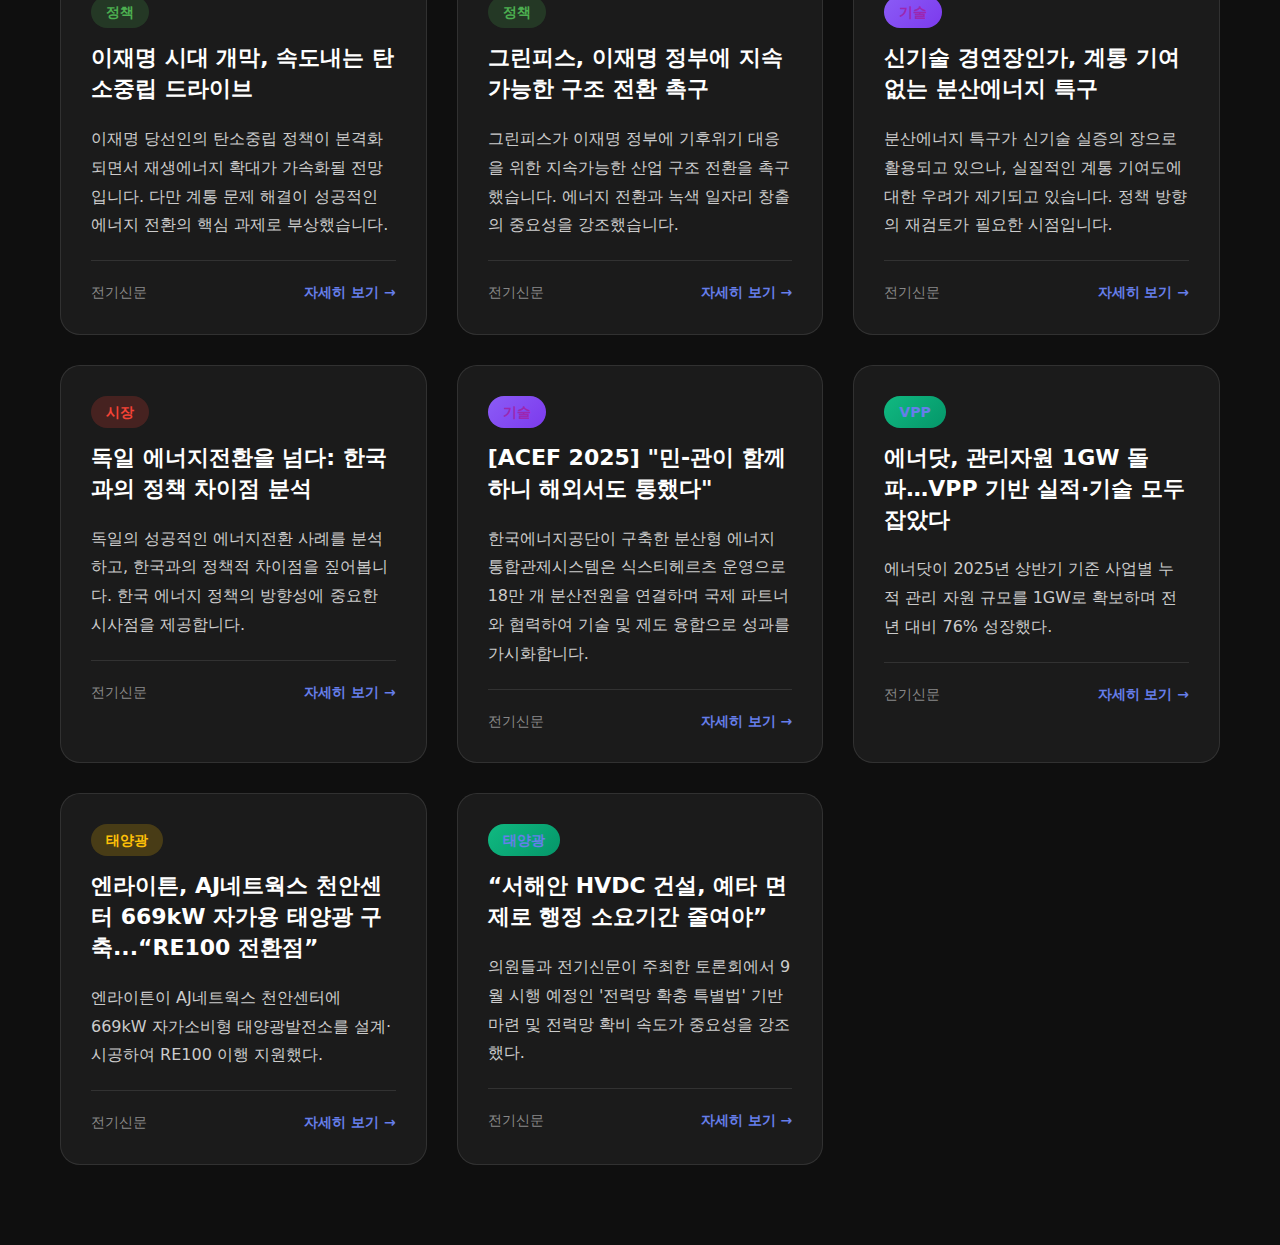
<file: backup/path_integration/20250616_230617/improved_summary.html>
<!DOCTYPE html>
<html lang="ko">
<head>
    <meta charset="UTF-8">
    <meta name="viewport" content="width=device-width, initial-scale=1.0">
    <title>전력산업 카드뉴스 - 2025년 6월 11일</title>
    <style>
        * {
            margin: 0;
            padding: 0;
            box-sizing: border-box;
        }

        body {
            font-family: 'Pretendard', -apple-system, BlinkMacSystemFont, system-ui, Roboto, sans-serif;
            background: #0f0f0f;
            color: #ffffff;
            line-height: 1.6;
        }

        .container {
            max-width: 1200px;
            margin: 0 auto;
            padding: 20px;
        }

        .header {
            text-align: center;
            padding: 60px 20px;
            background: linear-gradient(135deg, #667eea 0%, #764ba2 100%);
            border-radius: 30px;
            margin-bottom: 40px;
            position: relative;
            overflow: hidden;
        }

        .header::before {
            content: '';
            position: absolute;
            top: -50%;
            right: -50%;
            width: 200%;
            height: 200%;
            background: radial-gradient(circle, rgba(255,255,255,0.1) 0%, transparent 70%);
            animation: pulse 4s ease-in-out infinite;
        }

        @keyframes pulse {
            0%, 100% { transform: scale(1); opacity: 0.5; }
            50% { transform: scale(1.1); opacity: 0.8; }
        }

        .header h1 {
            font-size: 48px;
            margin-bottom: 20px;
            position: relative;
            z-index: 1;
        }

        .header .subtitle {
            font-size: 20px;
            color: rgba(255, 255, 255, 0.9);
            position: relative;
            z-index: 1;
        }

        .news-grid {
            display: grid;
            grid-template-columns: repeat(auto-fit, minmax(350px, 1fr));
            gap: 30px;
            margin-bottom: 60px;
        }

        .news-card {
            background: rgba(255, 255, 255, 0.05);
            border: 1px solid rgba(255, 255, 255, 0.1);
            border-radius: 20px;
            padding: 30px;
            transition: all 0.3s ease;
            cursor: pointer;
            position: relative;
            overflow: hidden;
        }

        .news-card::before {
            content: '';
            position: absolute;
            top: 0;
            left: 0;
            right: 0;
            height: 4px;
            background: linear-gradient(90deg, #667eea, #764ba2);
            transform: scaleX(0);
            transition: transform 0.3s ease;
        }

        .news-card:hover {
            background: rgba(255, 255, 255, 0.08);
            transform: translateY(-5px);
            box-shadow: 0 10px 30px rgba(102, 126, 234, 0.2);
        }

        .news-card:hover::before {
            transform: scaleX(1);
        }

        .card-category {
            display: inline-block;
            padding: 5px 15px;
            background: rgba(102, 126, 234, 0.2);
            color: #667eea;
            border-radius: 20px;
            font-size: 14px;
            font-weight: 600;
            margin-bottom: 15px;
        }

        .card-title {
            font-size: 22px;
            margin-bottom: 20px;
            color: #fff;
            font-weight: 700;
            line-height: 1.4;
        }

        .card-summary {
            font-size: 16px;
            color: #ccc;
            line-height: 1.8;
            margin-bottom: 20px;
        }

        .card-meta {
            display: flex;
            justify-content: space-between;
            align-items: center;
            color: #888;
            font-size: 14px;
            padding-top: 20px;
            border-top: 1px solid rgba(255, 255, 255, 0.1);
        }

        .read-more {
            color: #667eea;
            text-decoration: none;
            font-weight: 600;
            display: inline-flex;
            align-items: center;
            gap: 5px;
            transition: gap 0.3s ease;
        }

        .read-more:hover {
            gap: 10px;
        }

        /* 카테고리별 색상 */
        .category-ess { background: rgba(102, 126, 234, 0.2); color: #667eea; }
        .category-solar { background: rgba(255, 193, 7, 0.2); color: #ffc107; }
        .category-policy { background: rgba(76, 175, 80, 0.2); color: #4caf50; }
        .category-market { background: rgba(244, 67, 54, 0.2); color: #f44336; }
        .category-tech { background: rgba(156, 39, 176, 0.2); color: #9c27b0; }

        .stats-section {
            background: rgba(255, 255, 255, 0.03);
            border-radius: 20px;
            padding: 40px;
            margin-bottom: 40px;
            text-align: center;
        }

        .stats-title {
            font-size: 28px;
            margin-bottom: 30px;
            color: #667eea;
        }

        .stats-grid {
            display: grid;
            grid-template-columns: repeat(auto-fit, minmax(200px, 1fr));
            gap: 30px;
        }

        .stat-item {
            background: rgba(102, 126, 234, 0.1);
            border-radius: 15px;
            padding: 25px;
            transition: all 0.3s ease;
        }

        .stat-item:hover {
            background: rgba(102, 126, 234, 0.2);
            transform: scale(1.05);
        }

        .stat-number {
            font-size: 36px;
            font-weight: 900;
            color: #667eea;
            margin-bottom: 10px;
        }

        .stat-label {
            font-size: 16px;
            color: #aaa;
        }

        /* 애니메이션 */
        @keyframes fadeInUp {
            from {
                opacity: 0;
                transform: translateY(30px);
            }
            to {
                opacity: 1;
                transform: translateY(0);
            }
        }

        .news-card {
            animation: fadeInUp 0.6s ease forwards;
        }

        .news-card:nth-child(1) { animation-delay: 0.1s; }
        .news-card:nth-child(2) { animation-delay: 0.2s; }
        .news-card:nth-child(3) { animation-delay: 0.3s; }
        .news-card:nth-child(4) { animation-delay: 0.4s; }
        .news-card:nth-child(5) { animation-delay: 0.5s; }
        .news-card:nth-child(6) { animation-delay: 0.6s; }
        .news-card:nth-child(7) { animation-delay: 0.7s; }
        .news-card:nth-child(8) { animation-delay: 0.8s; }
        .news-card:nth-child(9) { animation-delay: 0.9s; }
        .news-card:nth-child(10) { animation-delay: 1.0s; }

        @media (max-width: 768px) {
            .header h1 {
                font-size: 32px;
            }
            
            .news-grid {
                grid-template-columns: 1fr;
            }
            
            .stats-grid {
                grid-template-columns: 1fr 1fr;
            }
        }
    
        /* 추가 카테고리 스타일 */
        .category-vpp {
            background: linear-gradient(135deg, #06b6d4, #0891b2);
        }
        
        .category-tech {
            background: linear-gradient(135deg, #8b5cf6, #7c3aed);
        }
        
        .category-general {
            background: linear-gradient(135deg, #64748b, #475569);
        }
        
        .category-renewable {
            background: linear-gradient(135deg, #10b981, #059669);
        }
    
    </style>
</head>
<body>
    <div class="container">
        <!-- 헤더 섹션 -->
        <div class="header">
            <h1>전력산업 주요 뉴스</h1>
            <p class="subtitle">2025년 6월 11일 | 에너지 전환의 현장을 전합니다</p>
        </div>

        <!-- 통계 섹션 -->
        <div class="stats-section">
            <h2 class="stats-title">오늘의 주요 지표</h2>
            <div class="stats-grid">
                <div class="stat-item">
                    <div class="stat-number">10</div>
                    <div class="stat-label">전체 기사</div>
                </div>
                <div class="stat-item">
                    <div class="stat-number">4</div>
                    <div class="stat-label">ESS 관련</div>
                </div>
                <div class="stat-item">
                    <div class="stat-number">3</div>
                    <div class="stat-label">태양광 관련</div>
                </div>
                <div class="stat-item">
                    <div class="stat-number">3</div>
                    <div class="stat-label">정책/규제</div>
                </div>
            </div>
        </div>

        <!-- 뉴스 그리드 -->
        
        <div class="news-grid">
            <!-- 기사 1: SK이터닉스 태양광 -->
            <div class="news-card" onclick="window.location.href='detailed/detail_SK이터닉스-40MW-규모-태양광-직접전력거래계약-체결_2062360b.html'">
            <span class="card-category category-solar">태양광</span>
            <h3 class="card-title">SK이터닉스, 40MW 규모 태양광 직접전력거래계약 체결</h3>
            <p class="card-summary">
            SK이터닉스가 40MW 규모의 대형 태양광 발전 프로젝트를 통해 직접전력거래(PPA) 계약을 체결했습니다.
            이는 기업의 재생에너지 전환을 가속화하고 탄소중립 목표 달성에 크게 기여할 것으로 기대됩니다.
            </p>
            <div class="card-meta">
            <span>전기신문</span>
            <a href="#" class="read-more">자세히 보기 →</a>
            </div>
            </div>

            <!-- 기사 2: 엔라이튼 태양광 -->
            <div class="news-card" onclick="window.location.href='detailed/detail_엔라이튼-AJ네트웍스-천안센터-669kW-자가용-태양광-구축RE100-전환점_20b2360b.html'">
            <span class="card-category category-solar">태양광</span>
            <h3 class="card-title">엔라이튼, AJ네트웍스 천안센터 669kW 자가용 태양광 구축</h3>
            <p class="card-summary">
            엔라이튼이 AJ네트웍스 천안센터에 669kW 규모의 자가용 태양광 발전 시설을 성공적으로 구축했습니다.
            이는 기업의 RE100 전환에 중요한 이정표가 될 전망입니다.
            </p>
            <div class="card-meta">
            <span>전기신문</span>
            <a href="#" class="read-more">자세히 보기 →</a>
            </div>
            </div>

            <!-- 기사 3: 전력거래소 ESS -->
            <div class="news-card" onclick="window.location.href='detailed/detail_전력거래소-나주서-ESS-입찰-설명회중앙계약시장-제도-전환-본격화_20b2360b.html'">
            <span class="card-category category-ess">ESS</span>
            <h3 class="card-title">전력거래소, 나주서 ESS 입찰 설명회 개최</h3>
            <p class="card-summary">
            전력거래소가 나주에서 ESS 입찰 설명회를 개최하며 중앙계약시장 제도로의 전환을 본격화했습니다.
            이는 전력계통 안정성 강화와 재생에너지 확대를 위한 핵심 정책입니다.
            </p>
            <div class="card-meta">
            <span>전기신문</span>
            <a href="#" class="read-more">자세히 보기 →</a>
            </div>
            </div>

            <!-- 기사 4: 전남도 ESS 지원단 -->
            <div class="news-card" onclick="window.location.href='detailed/detail_전남도-시군-계통안정-ESS-지원단-운영지역-사업자-진출-돕기로_20b2360b.html'">
            <span class="card-category category-ess">ESS</span>
            <h3 class="card-title">전남도-시군, '계통안정 ESS 지원단' 운영</h3>
            <p class="card-summary">
            전남도와 시군이 '계통안정 ESS 지원단'을 운영하여 지역 사업자들의 ESS 시장 진출을 적극 지원합니다.
            이는 지역 에너지 산업 활성화와 계통 안정성 확보에 기여할 것으로 보입니다.
            </p>
            <div class="card-meta">
            <span>전기신문</span>
            <a href="#" class="read-more">자세히 보기 →</a>
            </div>
            </div>

            <!-- 기사 5: LG에너지솔루션 -->
            <div class="news-card" onclick="window.location.href='detailed/detail_LG에너지솔루션-美에서-ESS용-LFP-배터리-대규모-양산-시작_2062360b.html'">
            <span class="card-category category-tech">기술</span>
            <h3 class="card-title">LG에너지솔루션, 미국에서 ESS용 LFP 배터리 대규모 양산 시작</h3>
            <p class="card-summary">
            LG에너지솔루션이 미국에서 ESS용 LFP(리튬인산철) 배터리의 대규모 양산을 시작했습니다.
            이는 글로벌 ESS 시장에서의 경쟁력 강화와 미국 시장 공략에 중요한 전환점이 될 것입니다.
            </p>
            <div class="card-meta">
            <span>전기신문</span>
            <a href="#" class="read-more">자세히 보기 →</a>
            </div>
            </div>

            <!-- 기사 6: 재생에너지 성장 장애요인 -->
            <div class="news-card" onclick="window.location.href='detailed/detail_美-에너지경제재무분석-연구소-韓-재생에너지-성장을-가로막는-세가지-요인-보고서-발간_20b2360b.html'">
            <span class="card-category category-policy">정책</span>
            <h3 class="card-title">미국 연구소, 한국 재생에너지 성장 장애요인 분석</h3>
            <p class="card-summary">
            미국 에너지경제·재무분석 연구소가 한국의 재생에너지 성장을 가로막는 세 가지 주요 요인을 분석한 보고서를 발간했습니다.
            정책적 개선 방향에 대한 중요한 시사점을 제공합니다.
            </p>
            <div class="card-meta">
            <span>전기신문</span>
            <a href="#" class="read-more">자세히 보기 →</a>
            </div>
            </div>

            <!-- 기사 7: 이재명 탄소중립 -->
            <div class="news-card" onclick="window.location.href='detailed/detail_이재명-시대-개막-속도내는-탄소중립-드라이브계통문제-해결은-숙제_2082360b.html'">
            <span class="card-category category-policy">정책</span>
            <h3 class="card-title">이재명 시대 개막, 속도내는 탄소중립 드라이브</h3>
            <p class="card-summary">
            이재명 당선인의 탄소중립 정책이 본격화되면서 재생에너지 확대가 가속화될 전망입니다.
            다만 계통 문제 해결이 성공적인 에너지 전환의 핵심 과제로 부상했습니다.
            </p>
            <div class="card-meta">
            <span>전기신문</span>
            <a href="#" class="read-more">자세히 보기 →</a>
            </div>
            </div>

            <!-- 기사 8: 그린피스 -->
            <div class="news-card" onclick="window.location.href='detailed/detail_그린피스-이재명-정부에-기후위기-속-지속가능한-구조-전환-촉구_2082360b.html'">
            <span class="card-category category-policy">정책</span>
            <h3 class="card-title">그린피스, 이재명 정부에 지속가능한 구조 전환 촉구</h3>
            <p class="card-summary">
            그린피스가 이재명 정부에 기후위기 대응을 위한 지속가능한 산업 구조 전환을 촉구했습니다.
            에너지 전환과 녹색 일자리 창출의 중요성을 강조했습니다.
            </p>
            <div class="card-meta">
            <span>전기신문</span>
            <a href="#" class="read-more">자세히 보기 →</a>
            </div>
            </div>

            <!-- 기사 9: 분산에너지 특구 -->
            <div class="news-card" onclick="window.location.href='detailed/detail_신기술-경연장인가계통-기여-없는-분산에너지-특구_2062360b.html'">
            <span class="card-category category-tech">기술</span>
            <h3 class="card-title">신기술 경연장인가, 계통 기여 없는 분산에너지 특구</h3>
            <p class="card-summary">
            분산에너지 특구가 신기술 실증의 장으로 활용되고 있으나, 실질적인 계통 기여도에 대한 우려가 제기되고 있습니다.
            정책 방향의 재검토가 필요한 시점입니다.
            </p>
            <div class="card-meta">
            <span>전기신문</span>
            <a href="#" class="read-more">자세히 보기 →</a>
            </div>
            </div>

            <!-- 기사 10: 독일 에너지전환 -->
            <div class="news-card" onclick="window.location.href='detailed/detail_독일-에너지전환을-넘다5끝-에너지정책-韓과-여기서-갈렸다_2072360b.html'">
            <span class="card-category category-market">시장</span>
            <h3 class="card-title">독일 에너지전환을 넘다: 한국과의 정책 차이점 분석</h3>
            <p class="card-summary">
            독일의 성공적인 에너지전환 사례를 분석하고, 한국과의 정책적 차이점을 짚어봅니다.
            한국 에너지 정책의 방향성에 중요한 시사점을 제공합니다.
            </p>
            <div class="card-meta">
            <span>전기신문</span>
            <a href="#" class="read-more">자세히 보기 →</a>
            </div>
            </div>

            <!-- 기사 11: ACEF 2025 민관협력 -->
            <div class="news-card" onclick="window.location.href='detailed/detail_ACEF2025_민관협력_해외성공사례_updated.html'">
            <span class="card-category category-tech">기술</span>
            <h3 class="card-title">[ACEF 2025] "민-관이 함께하니 해외서도 통했다"</h3>
            <p class="card-summary">
            한국에너지공단이 구축한 분산형 에너지 통합관제시스템은 식스티헤르츠 운영으로 18만 개 분산전원을 연결하며
            국제 파트너와 협력하여 기술 및 제도 융합으로 성과를 가시화합니다.
            </p>
            <div class="card-meta">
            <span>전기신문</span>
            <a href="#" class="read-more">자세히 보기 →</a>
            </div>
            </div>

            <!-- 기사: 에너닷, 관리자원 1GW 돌파…VPP 기반 실적·기술 모두 잡았다 -->
            <div class="news-card" onclick="window.location.href='detailed/detail_에너닷 관리자원 1GW 돌파VPP 기반 실적기술 모두 잡았다_20250610_224118.html'">
            <span class="card-category category-renewable">VPP</span>
            <h3 class="card-title">에너닷, 관리자원 1GW 돌파…VPP 기반 실적·기술 모두 잡았다</h3>
            <p class="card-summary">
            에너닷이 2025년 상반기 기준 사업별 누적 관리 자원 규모를 1GW로 확보하며 전년 대비 76% 성장했다.
            </p>
            <div class="card-meta">
            <span>전기신문</span>
            <a href="#" class="read-more">자세히 보기 →</a>
            </div>
            </div>

            <!-- 기사: 엔라이튼, AJ네트웍스 천안센터 669kW 자가용 태양광 구축...“RE100 전환점” -->
            <div class="news-card" onclick="window.location.href='detailed/test_article.html'">
            <span class="card-category category-solar">태양광</span>
            <h3 class="card-title">엔라이튼, AJ네트웍스 천안센터 669kW 자가용 태양광 구축...“RE100 전환점”</h3>
            <p class="card-summary">
            엔라이튼이 AJ네트웍스 천안센터에 669kW 자가소비형 태양광발전소를 설계·시공하여 RE100 이행 지원했다.
            </p>
            <div class="card-meta">
            <span>전기신문</span>
            <a href="#" class="read-more">자세히 보기 →</a>
            </div>
            </div>

            <!-- 기사: “서해안 HVDC 건설, 예타 면제로 행정 소요기간 줄여야”... -->
            <div class="news-card" onclick="window.location.href='detailed/detail_서해안 HVDC 건설 예타 면제로 행정 소요기간 줄여야_20250611_220417.html'">
            <span class="card-category category-renewable">태양광</span>
            <h3 class="card-title">“서해안 HVDC 건설, 예타 면제로 행정 소요기간 줄여야”</h3>
            <p class="card-summary">
            의원들과 전기신문이 주최한 토론회에서 9월 시행 예정인 '전력망 확충 특별법' 기반 마련 및 전력망 확비 속도가 중요성을 강조했다.
            </p>
            <div class="card-meta">
            <span>전기신문</span>
            <a href="#" class="read-more">자세히 보기 →</a>
            </div>
            </div>
        </div>
    
            </div>
        </div>
</body>
</html>
</file>
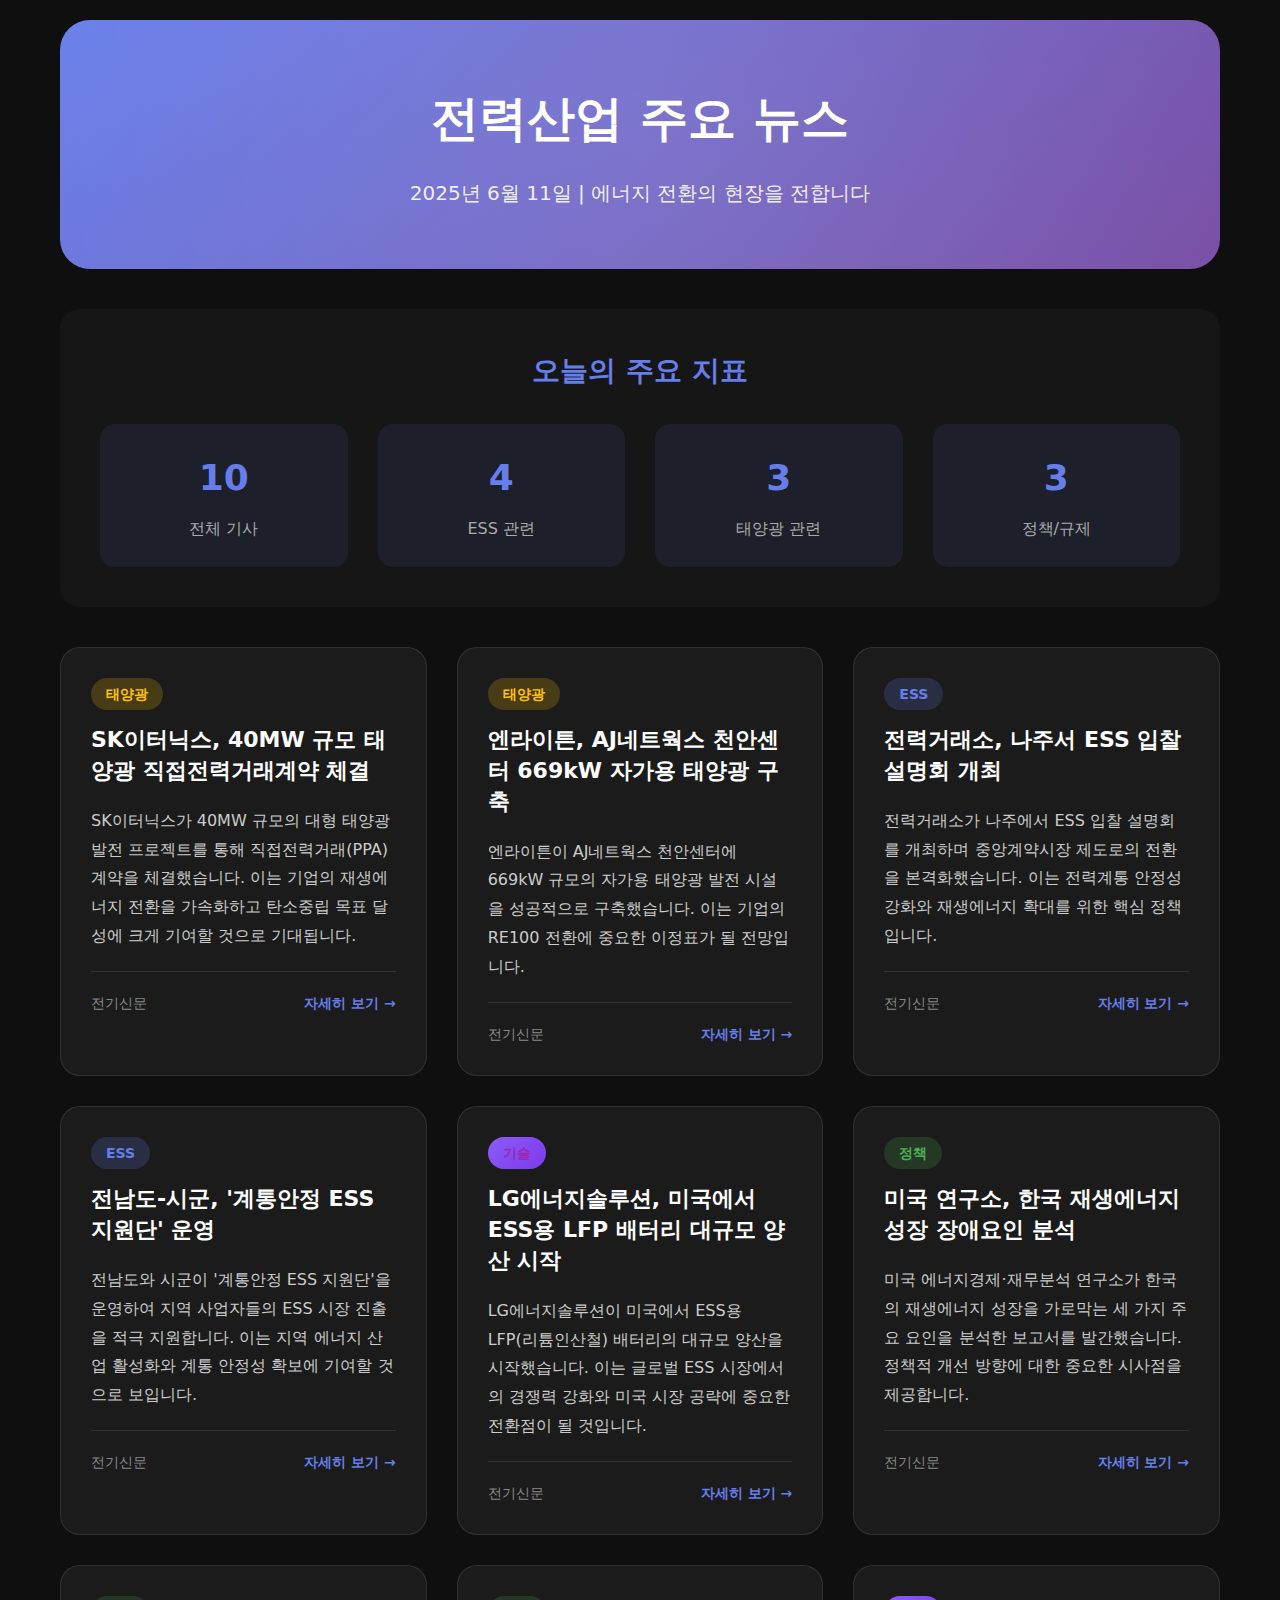
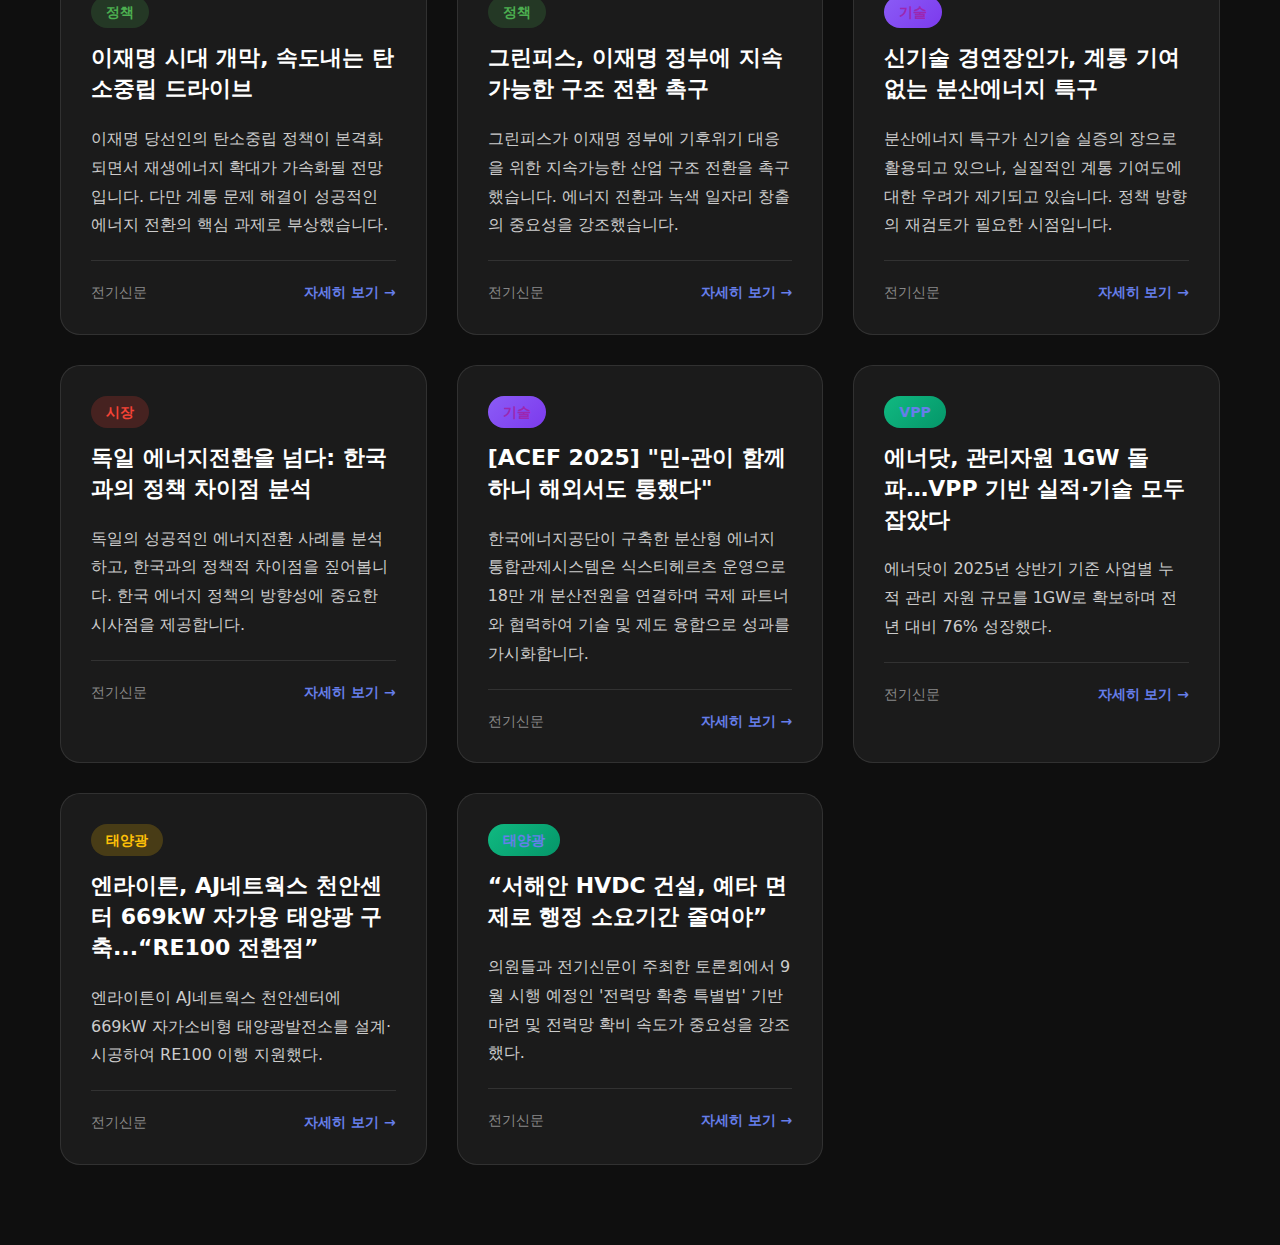
<file: backup/streamlit_integration/20250616_232108/improved_summary.html>
<!DOCTYPE html>
<html lang="ko">
<head>
    <meta charset="UTF-8">
    <meta name="viewport" content="width=device-width, initial-scale=1.0">
    <title>전력산업 카드뉴스 - 2025년 6월 11일</title>
    <style>
        * {
            margin: 0;
            padding: 0;
            box-sizing: border-box;
        }

        body {
            font-family: 'Pretendard', -apple-system, BlinkMacSystemFont, system-ui, Roboto, sans-serif;
            background: #0f0f0f;
            color: #ffffff;
            line-height: 1.6;
        }

        .container {
            max-width: 1200px;
            margin: 0 auto;
            padding: 20px;
        }

        .header {
            text-align: center;
            padding: 60px 20px;
            background: linear-gradient(135deg, #667eea 0%, #764ba2 100%);
            border-radius: 30px;
            margin-bottom: 40px;
            position: relative;
            overflow: hidden;
        }

        .header::before {
            content: '';
            position: absolute;
            top: -50%;
            right: -50%;
            width: 200%;
            height: 200%;
            background: radial-gradient(circle, rgba(255,255,255,0.1) 0%, transparent 70%);
            animation: pulse 4s ease-in-out infinite;
        }

        @keyframes pulse {
            0%, 100% { transform: scale(1); opacity: 0.5; }
            50% { transform: scale(1.1); opacity: 0.8; }
        }

        .header h1 {
            font-size: 48px;
            margin-bottom: 20px;
            position: relative;
            z-index: 1;
        }

        .header .subtitle {
            font-size: 20px;
            color: rgba(255, 255, 255, 0.9);
            position: relative;
            z-index: 1;
        }

        .news-grid {
            display: grid;
            grid-template-columns: repeat(auto-fit, minmax(350px, 1fr));
            gap: 30px;
            margin-bottom: 60px;
        }

        .news-card {
            background: rgba(255, 255, 255, 0.05);
            border: 1px solid rgba(255, 255, 255, 0.1);
            border-radius: 20px;
            padding: 30px;
            transition: all 0.3s ease;
            cursor: pointer;
            position: relative;
            overflow: hidden;
        }

        .news-card::before {
            content: '';
            position: absolute;
            top: 0;
            left: 0;
            right: 0;
            height: 4px;
            background: linear-gradient(90deg, #667eea, #764ba2);
            transform: scaleX(0);
            transition: transform 0.3s ease;
        }

        .news-card:hover {
            background: rgba(255, 255, 255, 0.08);
            transform: translateY(-5px);
            box-shadow: 0 10px 30px rgba(102, 126, 234, 0.2);
        }

        .news-card:hover::before {
            transform: scaleX(1);
        }

        .card-category {
            display: inline-block;
            padding: 5px 15px;
            background: rgba(102, 126, 234, 0.2);
            color: #667eea;
            border-radius: 20px;
            font-size: 14px;
            font-weight: 600;
            margin-bottom: 15px;
        }

        .card-title {
            font-size: 22px;
            margin-bottom: 20px;
            color: #fff;
            font-weight: 700;
            line-height: 1.4;
        }

        .card-summary {
            font-size: 16px;
            color: #ccc;
            line-height: 1.8;
            margin-bottom: 20px;
        }

        .card-meta {
            display: flex;
            justify-content: space-between;
            align-items: center;
            color: #888;
            font-size: 14px;
            padding-top: 20px;
            border-top: 1px solid rgba(255, 255, 255, 0.1);
        }

        .read-more {
            color: #667eea;
            text-decoration: none;
            font-weight: 600;
            display: inline-flex;
            align-items: center;
            gap: 5px;
            transition: gap 0.3s ease;
        }

        .read-more:hover {
            gap: 10px;
        }

        /* 카테고리별 색상 */
        .category-ess { background: rgba(102, 126, 234, 0.2); color: #667eea; }
        .category-solar { background: rgba(255, 193, 7, 0.2); color: #ffc107; }
        .category-policy { background: rgba(76, 175, 80, 0.2); color: #4caf50; }
        .category-market { background: rgba(244, 67, 54, 0.2); color: #f44336; }
        .category-tech { background: rgba(156, 39, 176, 0.2); color: #9c27b0; }

        .stats-section {
            background: rgba(255, 255, 255, 0.03);
            border-radius: 20px;
            padding: 40px;
            margin-bottom: 40px;
            text-align: center;
        }

        .stats-title {
            font-size: 28px;
            margin-bottom: 30px;
            color: #667eea;
        }

        .stats-grid {
            display: grid;
            grid-template-columns: repeat(auto-fit, minmax(200px, 1fr));
            gap: 30px;
        }

        .stat-item {
            background: rgba(102, 126, 234, 0.1);
            border-radius: 15px;
            padding: 25px;
            transition: all 0.3s ease;
        }

        .stat-item:hover {
            background: rgba(102, 126, 234, 0.2);
            transform: scale(1.05);
        }

        .stat-number {
            font-size: 36px;
            font-weight: 900;
            color: #667eea;
            margin-bottom: 10px;
        }

        .stat-label {
            font-size: 16px;
            color: #aaa;
        }

        /* 애니메이션 */
        @keyframes fadeInUp {
            from {
                opacity: 0;
                transform: translateY(30px);
            }
            to {
                opacity: 1;
                transform: translateY(0);
            }
        }

        .news-card {
            animation: fadeInUp 0.6s ease forwards;
        }

        .news-card:nth-child(1) { animation-delay: 0.1s; }
        .news-card:nth-child(2) { animation-delay: 0.2s; }
        .news-card:nth-child(3) { animation-delay: 0.3s; }
        .news-card:nth-child(4) { animation-delay: 0.4s; }
        .news-card:nth-child(5) { animation-delay: 0.5s; }
        .news-card:nth-child(6) { animation-delay: 0.6s; }
        .news-card:nth-child(7) { animation-delay: 0.7s; }
        .news-card:nth-child(8) { animation-delay: 0.8s; }
        .news-card:nth-child(9) { animation-delay: 0.9s; }
        .news-card:nth-child(10) { animation-delay: 1.0s; }

        @media (max-width: 768px) {
            .header h1 {
                font-size: 32px;
            }
            
            .news-grid {
                grid-template-columns: 1fr;
            }
            
            .stats-grid {
                grid-template-columns: 1fr 1fr;
            }
        }
    
        /* 추가 카테고리 스타일 */
        .category-vpp {
            background: linear-gradient(135deg, #06b6d4, #0891b2);
        }
        
        .category-tech {
            background: linear-gradient(135deg, #8b5cf6, #7c3aed);
        }
        
        .category-general {
            background: linear-gradient(135deg, #64748b, #475569);
        }
        
        .category-renewable {
            background: linear-gradient(135deg, #10b981, #059669);
        }
    
    </style>
</head>
<body>
    <div class="container">
        <!-- 헤더 섹션 -->
        <div class="header">
            <h1>전력산업 주요 뉴스</h1>
            <p class="subtitle">2025년 6월 11일 | 에너지 전환의 현장을 전합니다</p>
        </div>

        <!-- 통계 섹션 -->
        <div class="stats-section">
            <h2 class="stats-title">오늘의 주요 지표</h2>
            <div class="stats-grid">
                <div class="stat-item">
                    <div class="stat-number">10</div>
                    <div class="stat-label">전체 기사</div>
                </div>
                <div class="stat-item">
                    <div class="stat-number">4</div>
                    <div class="stat-label">ESS 관련</div>
                </div>
                <div class="stat-item">
                    <div class="stat-number">3</div>
                    <div class="stat-label">태양광 관련</div>
                </div>
                <div class="stat-item">
                    <div class="stat-number">3</div>
                    <div class="stat-label">정책/규제</div>
                </div>
            </div>
        </div>

        <!-- 뉴스 그리드 -->
        
        <div class="news-grid">
            <!-- 기사 1: SK이터닉스 태양광 -->
            <div class="news-card" onclick="window.location.href='../html/detail_SK이터닉스-40MW-규모-태양광-직접전력거래계약-체결_2062360b.html'">
            <span class="card-category category-solar">태양광</span>
            <h3 class="card-title">SK이터닉스, 40MW 규모 태양광 직접전력거래계약 체결</h3>
            <p class="card-summary">
            SK이터닉스가 40MW 규모의 대형 태양광 발전 프로젝트를 통해 직접전력거래(PPA) 계약을 체결했습니다.
            이는 기업의 재생에너지 전환을 가속화하고 탄소중립 목표 달성에 크게 기여할 것으로 기대됩니다.
            </p>
            <div class="card-meta">
            <span>전기신문</span>
            <a href="#" class="read-more">자세히 보기 →</a>
            </div>
            </div>

            <!-- 기사 2: 엔라이튼 태양광 -->
            <div class="news-card" onclick="window.location.href='../html/detail_엔라이튼-AJ네트웍스-천안센터-669kW-자가용-태양광-구축RE100-전환점_20b2360b.html'">
            <span class="card-category category-solar">태양광</span>
            <h3 class="card-title">엔라이튼, AJ네트웍스 천안센터 669kW 자가용 태양광 구축</h3>
            <p class="card-summary">
            엔라이튼이 AJ네트웍스 천안센터에 669kW 규모의 자가용 태양광 발전 시설을 성공적으로 구축했습니다.
            이는 기업의 RE100 전환에 중요한 이정표가 될 전망입니다.
            </p>
            <div class="card-meta">
            <span>전기신문</span>
            <a href="#" class="read-more">자세히 보기 →</a>
            </div>
            </div>

            <!-- 기사 3: 전력거래소 ESS -->
            <div class="news-card" onclick="window.location.href='../html/detail_전력거래소-나주서-ESS-입찰-설명회중앙계약시장-제도-전환-본격화_20b2360b.html'">
            <span class="card-category category-ess">ESS</span>
            <h3 class="card-title">전력거래소, 나주서 ESS 입찰 설명회 개최</h3>
            <p class="card-summary">
            전력거래소가 나주에서 ESS 입찰 설명회를 개최하며 중앙계약시장 제도로의 전환을 본격화했습니다.
            이는 전력계통 안정성 강화와 재생에너지 확대를 위한 핵심 정책입니다.
            </p>
            <div class="card-meta">
            <span>전기신문</span>
            <a href="#" class="read-more">자세히 보기 →</a>
            </div>
            </div>

            <!-- 기사 4: 전남도 ESS 지원단 -->
            <div class="news-card" onclick="window.location.href='../html/detail_전남도-시군-계통안정-ESS-지원단-운영지역-사업자-진출-돕기로_20b2360b.html'">
            <span class="card-category category-ess">ESS</span>
            <h3 class="card-title">전남도-시군, '계통안정 ESS 지원단' 운영</h3>
            <p class="card-summary">
            전남도와 시군이 '계통안정 ESS 지원단'을 운영하여 지역 사업자들의 ESS 시장 진출을 적극 지원합니다.
            이는 지역 에너지 산업 활성화와 계통 안정성 확보에 기여할 것으로 보입니다.
            </p>
            <div class="card-meta">
            <span>전기신문</span>
            <a href="#" class="read-more">자세히 보기 →</a>
            </div>
            </div>

            <!-- 기사 5: LG에너지솔루션 -->
            <div class="news-card" onclick="window.location.href='../html/detail_LG에너지솔루션-美에서-ESS용-LFP-배터리-대규모-양산-시작_2062360b.html'">
            <span class="card-category category-tech">기술</span>
            <h3 class="card-title">LG에너지솔루션, 미국에서 ESS용 LFP 배터리 대규모 양산 시작</h3>
            <p class="card-summary">
            LG에너지솔루션이 미국에서 ESS용 LFP(리튬인산철) 배터리의 대규모 양산을 시작했습니다.
            이는 글로벌 ESS 시장에서의 경쟁력 강화와 미국 시장 공략에 중요한 전환점이 될 것입니다.
            </p>
            <div class="card-meta">
            <span>전기신문</span>
            <a href="#" class="read-more">자세히 보기 →</a>
            </div>
            </div>

            <!-- 기사 6: 재생에너지 성장 장애요인 -->
            <div class="news-card" onclick="window.location.href='../html/detail_美-에너지경제재무분석-연구소-韓-재생에너지-성장을-가로막는-세가지-요인-보고서-발간_20b2360b.html'">
            <span class="card-category category-policy">정책</span>
            <h3 class="card-title">미국 연구소, 한국 재생에너지 성장 장애요인 분석</h3>
            <p class="card-summary">
            미국 에너지경제·재무분석 연구소가 한국의 재생에너지 성장을 가로막는 세 가지 주요 요인을 분석한 보고서를 발간했습니다.
            정책적 개선 방향에 대한 중요한 시사점을 제공합니다.
            </p>
            <div class="card-meta">
            <span>전기신문</span>
            <a href="#" class="read-more">자세히 보기 →</a>
            </div>
            </div>

            <!-- 기사 7: 이재명 탄소중립 -->
            <div class="news-card" onclick="window.location.href='../html/detail_이재명-시대-개막-속도내는-탄소중립-드라이브계통문제-해결은-숙제_2082360b.html'">
            <span class="card-category category-policy">정책</span>
            <h3 class="card-title">이재명 시대 개막, 속도내는 탄소중립 드라이브</h3>
            <p class="card-summary">
            이재명 당선인의 탄소중립 정책이 본격화되면서 재생에너지 확대가 가속화될 전망입니다.
            다만 계통 문제 해결이 성공적인 에너지 전환의 핵심 과제로 부상했습니다.
            </p>
            <div class="card-meta">
            <span>전기신문</span>
            <a href="#" class="read-more">자세히 보기 →</a>
            </div>
            </div>

            <!-- 기사 8: 그린피스 -->
            <div class="news-card" onclick="window.location.href='../html/detail_그린피스-이재명-정부에-기후위기-속-지속가능한-구조-전환-촉구_2082360b.html'">
            <span class="card-category category-policy">정책</span>
            <h3 class="card-title">그린피스, 이재명 정부에 지속가능한 구조 전환 촉구</h3>
            <p class="card-summary">
            그린피스가 이재명 정부에 기후위기 대응을 위한 지속가능한 산업 구조 전환을 촉구했습니다.
            에너지 전환과 녹색 일자리 창출의 중요성을 강조했습니다.
            </p>
            <div class="card-meta">
            <span>전기신문</span>
            <a href="#" class="read-more">자세히 보기 →</a>
            </div>
            </div>

            <!-- 기사 9: 분산에너지 특구 -->
            <div class="news-card" onclick="window.location.href='../html/detail_신기술-경연장인가계통-기여-없는-분산에너지-특구_2062360b.html'">
            <span class="card-category category-tech">기술</span>
            <h3 class="card-title">신기술 경연장인가, 계통 기여 없는 분산에너지 특구</h3>
            <p class="card-summary">
            분산에너지 특구가 신기술 실증의 장으로 활용되고 있으나, 실질적인 계통 기여도에 대한 우려가 제기되고 있습니다.
            정책 방향의 재검토가 필요한 시점입니다.
            </p>
            <div class="card-meta">
            <span>전기신문</span>
            <a href="#" class="read-more">자세히 보기 →</a>
            </div>
            </div>

            <!-- 기사 10: 독일 에너지전환 -->
            <div class="news-card" onclick="window.location.href='../html/detail_독일-에너지전환을-넘다5끝-에너지정책-韓과-여기서-갈렸다_2072360b.html'">
            <span class="card-category category-market">시장</span>
            <h3 class="card-title">독일 에너지전환을 넘다: 한국과의 정책 차이점 분석</h3>
            <p class="card-summary">
            독일의 성공적인 에너지전환 사례를 분석하고, 한국과의 정책적 차이점을 짚어봅니다.
            한국 에너지 정책의 방향성에 중요한 시사점을 제공합니다.
            </p>
            <div class="card-meta">
            <span>전기신문</span>
            <a href="#" class="read-more">자세히 보기 →</a>
            </div>
            </div>

            <!-- 기사 11: ACEF 2025 민관협력 -->
            <div class="news-card" onclick="window.location.href='../html/detail_ACEF2025_민관협력_해외성공사례_updated.html'">
            <span class="card-category category-tech">기술</span>
            <h3 class="card-title">[ACEF 2025] "민-관이 함께하니 해외서도 통했다"</h3>
            <p class="card-summary">
            한국에너지공단이 구축한 분산형 에너지 통합관제시스템은 식스티헤르츠 운영으로 18만 개 분산전원을 연결하며
            국제 파트너와 협력하여 기술 및 제도 융합으로 성과를 가시화합니다.
            </p>
            <div class="card-meta">
            <span>전기신문</span>
            <a href="#" class="read-more">자세히 보기 →</a>
            </div>
            </div>

            <!-- 기사: 에너닷, 관리자원 1GW 돌파…VPP 기반 실적·기술 모두 잡았다 -->
            <div class="news-card" onclick="window.location.href='../html/detail_에너닷 관리자원 1GW 돌파VPP 기반 실적기술 모두 잡았다_20250610_224118.html'">
            <span class="card-category category-renewable">VPP</span>
            <h3 class="card-title">에너닷, 관리자원 1GW 돌파…VPP 기반 실적·기술 모두 잡았다</h3>
            <p class="card-summary">
            에너닷이 2025년 상반기 기준 사업별 누적 관리 자원 규모를 1GW로 확보하며 전년 대비 76% 성장했다.
            </p>
            <div class="card-meta">
            <span>전기신문</span>
            <a href="#" class="read-more">자세히 보기 →</a>
            </div>
            </div>

            <!-- 기사: 엔라이튼, AJ네트웍스 천안센터 669kW 자가용 태양광 구축...“RE100 전환점” -->
            <div class="news-card" onclick="window.location.href='../html/test_article.html'">
            <span class="card-category category-solar">태양광</span>
            <h3 class="card-title">엔라이튼, AJ네트웍스 천안센터 669kW 자가용 태양광 구축...“RE100 전환점”</h3>
            <p class="card-summary">
            엔라이튼이 AJ네트웍스 천안센터에 669kW 자가소비형 태양광발전소를 설계·시공하여 RE100 이행 지원했다.
            </p>
            <div class="card-meta">
            <span>전기신문</span>
            <a href="#" class="read-more">자세히 보기 →</a>
            </div>
            </div>

            <!-- 기사: “서해안 HVDC 건설, 예타 면제로 행정 소요기간 줄여야”... -->
            <div class="news-card" onclick="window.location.href='../html/detail_서해안 HVDC 건설 예타 면제로 행정 소요기간 줄여야_20250611_220417.html'">
            <span class="card-category category-renewable">태양광</span>
            <h3 class="card-title">“서해안 HVDC 건설, 예타 면제로 행정 소요기간 줄여야”</h3>
            <p class="card-summary">
            의원들과 전기신문이 주최한 토론회에서 9월 시행 예정인 '전력망 확충 특별법' 기반 마련 및 전력망 확비 속도가 중요성을 강조했다.
            </p>
            <div class="card-meta">
            <span>전기신문</span>
            <a href="#" class="read-more">자세히 보기 →</a>
            </div>
            </div>
        </div>
    
            </div>
        </div>
</body>
</html>
</file>
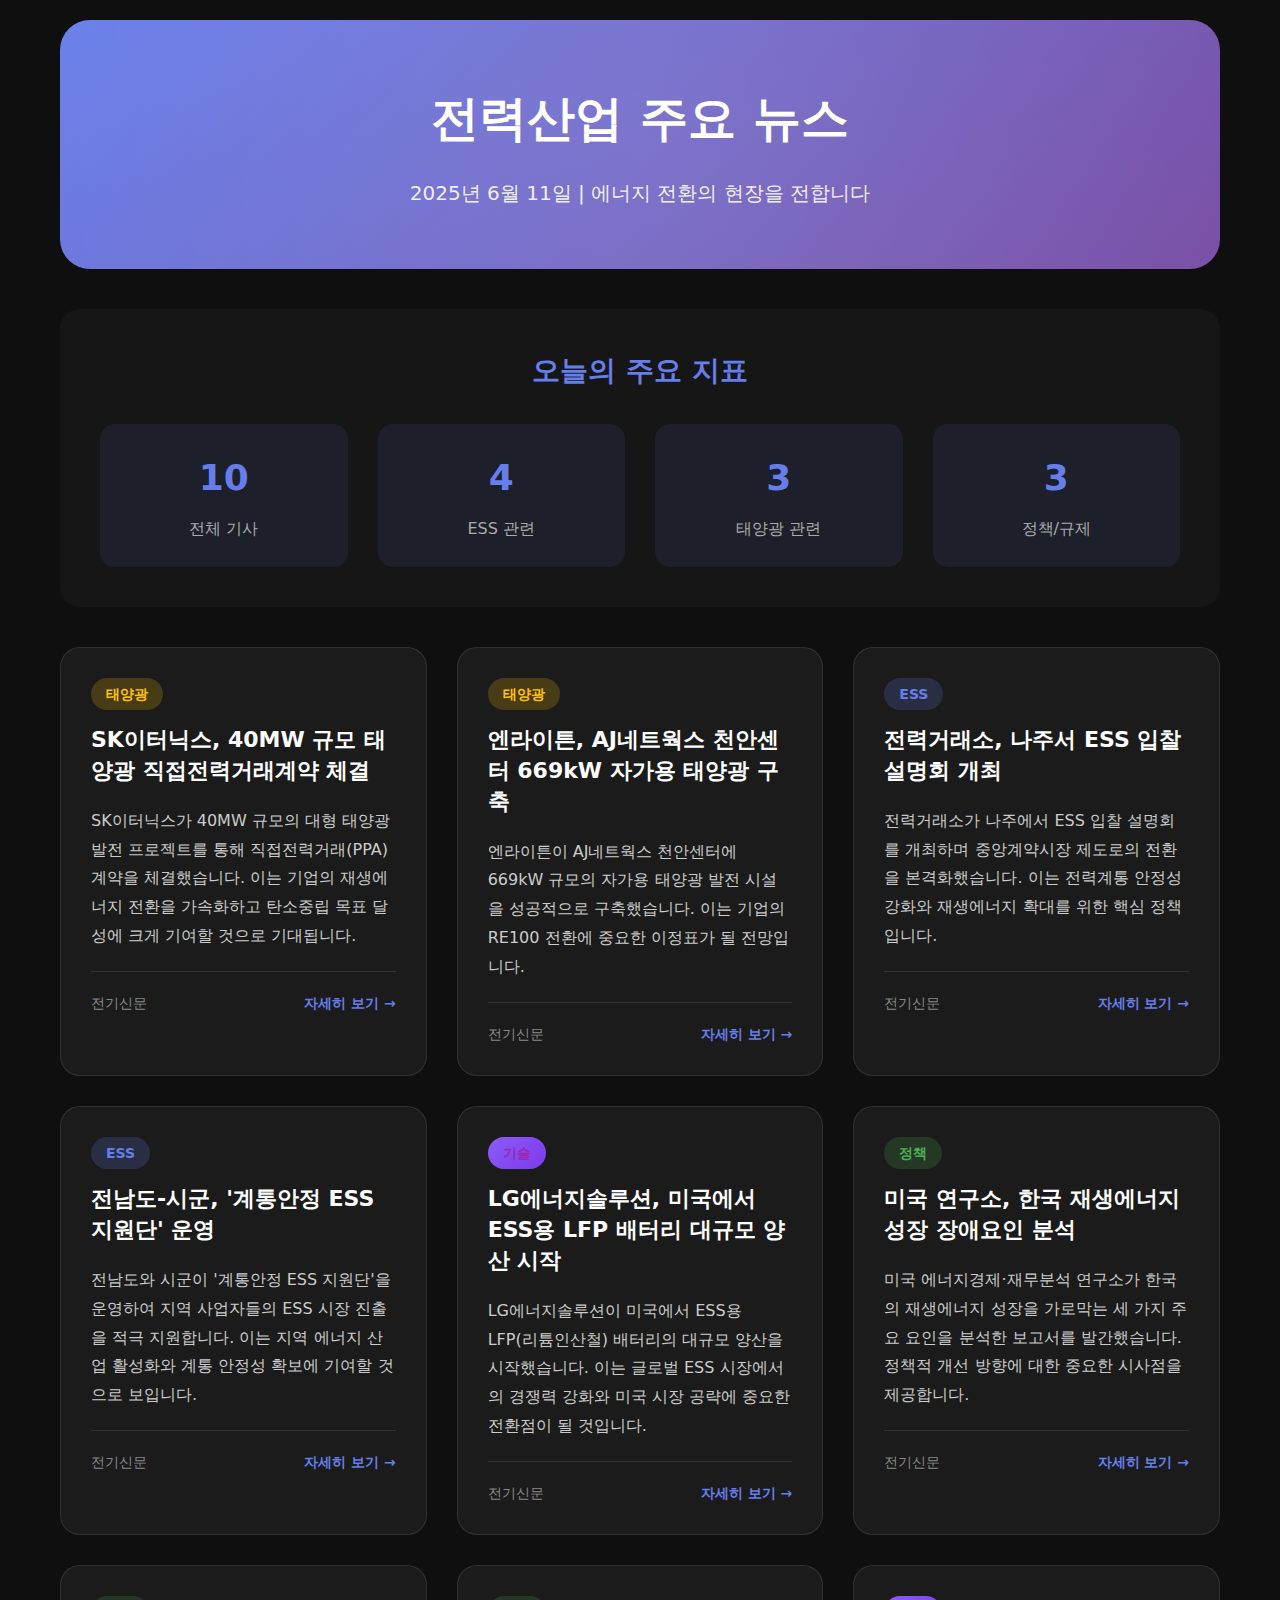
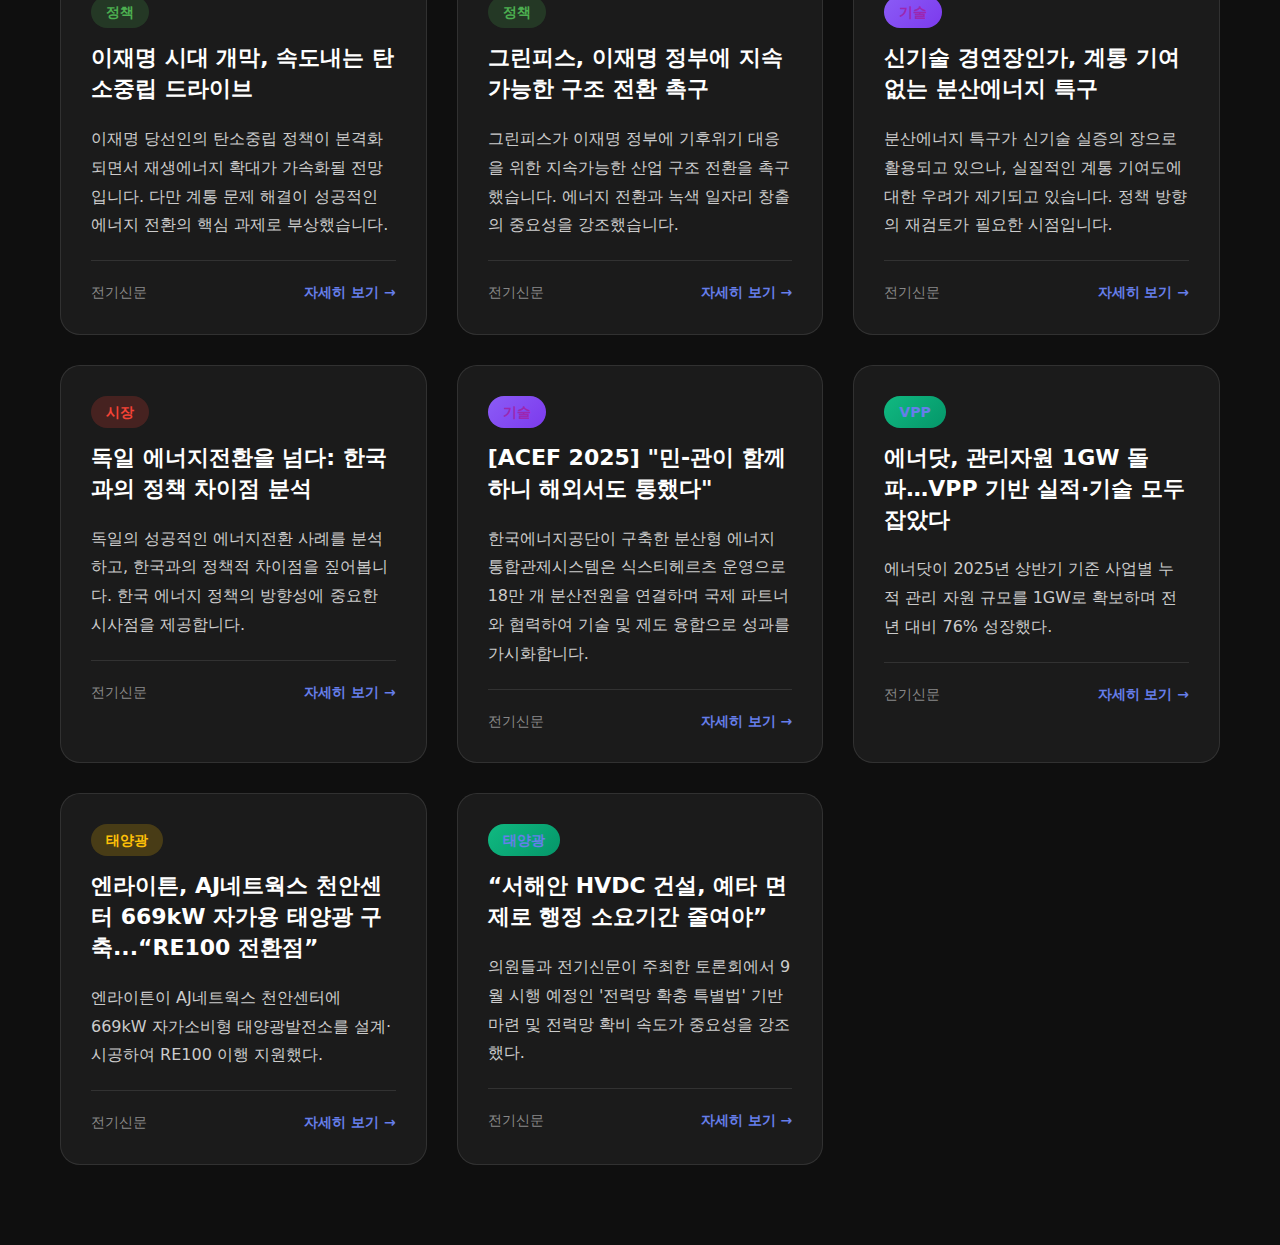
<file: output/card_news/summary/improved_summary.html>
<!DOCTYPE html>
<html lang="ko">
 <head>
  <meta charset="utf-8"/>
  <meta content="width=device-width, initial-scale=1.0" name="viewport"/>
  <title>
   전력산업 카드뉴스 - 2025년 6월 11일
  </title>
  <style>
   * {
            margin: 0;
            padding: 0;
            box-sizing: border-box;
        }

        body {
            font-family: 'Pretendard', -apple-system, BlinkMacSystemFont, system-ui, Roboto, sans-serif;
            background: #0f0f0f;
            color: #ffffff;
            line-height: 1.6;
        }

        .container {
            max-width: 1200px;
            margin: 0 auto;
            padding: 20px;
        }

        .header {
            text-align: center;
            padding: 60px 20px;
            background: linear-gradient(135deg, #667eea 0%, #764ba2 100%);
            border-radius: 30px;
            margin-bottom: 40px;
            position: relative;
            overflow: hidden;
        }

        .header::before {
            content: '';
            position: absolute;
            top: -50%;
            right: -50%;
            width: 200%;
            height: 200%;
            background: radial-gradient(circle, rgba(255,255,255,0.1) 0%, transparent 70%);
            animation: pulse 4s ease-in-out infinite;
        }

        @keyframes pulse {
            0%, 100% { transform: scale(1); opacity: 0.5; }
            50% { transform: scale(1.1); opacity: 0.8; }
        }

        .header h1 {
            font-size: 48px;
            margin-bottom: 20px;
            position: relative;
            z-index: 1;
        }

        .header .subtitle {
            font-size: 20px;
            color: rgba(255, 255, 255, 0.9);
            position: relative;
            z-index: 1;
        }

        .news-grid {
            display: grid;
            grid-template-columns: repeat(auto-fit, minmax(350px, 1fr));
            gap: 30px;
            margin-bottom: 60px;
        }

        .news-card {
            background: rgba(255, 255, 255, 0.05);
            border: 1px solid rgba(255, 255, 255, 0.1);
            border-radius: 20px;
            padding: 30px;
            transition: all 0.3s ease;
            cursor: pointer;
            position: relative;
            overflow: hidden;
        }

        .news-card::before {
            content: '';
            position: absolute;
            top: 0;
            left: 0;
            right: 0;
            height: 4px;
            background: linear-gradient(90deg, #667eea, #764ba2);
            transform: scaleX(0);
            transition: transform 0.3s ease;
        }

        .news-card:hover {
            background: rgba(255, 255, 255, 0.08);
            transform: translateY(-5px);
            box-shadow: 0 10px 30px rgba(102, 126, 234, 0.2);
        }

        .news-card:hover::before {
            transform: scaleX(1);
        }

        .card-category {
            display: inline-block;
            padding: 5px 15px;
            background: rgba(102, 126, 234, 0.2);
            color: #667eea;
            border-radius: 20px;
            font-size: 14px;
            font-weight: 600;
            margin-bottom: 15px;
        }

        .card-title {
            font-size: 22px;
            margin-bottom: 20px;
            color: #fff;
            font-weight: 700;
            line-height: 1.4;
        }

        .card-summary {
            font-size: 16px;
            color: #ccc;
            line-height: 1.8;
            margin-bottom: 20px;
        }

        .card-meta {
            display: flex;
            justify-content: space-between;
            align-items: center;
            color: #888;
            font-size: 14px;
            padding-top: 20px;
            border-top: 1px solid rgba(255, 255, 255, 0.1);
        }

        .read-more {
            color: #667eea;
            text-decoration: none;
            font-weight: 600;
            display: inline-flex;
            align-items: center;
            gap: 5px;
            transition: gap 0.3s ease;
        }

        .read-more:hover {
            gap: 10px;
        }

        /* 카테고리별 색상 */
        .category-ess { background: rgba(102, 126, 234, 0.2); color: #667eea; }
        .category-solar { background: rgba(255, 193, 7, 0.2); color: #ffc107; }
        .category-policy { background: rgba(76, 175, 80, 0.2); color: #4caf50; }
        .category-market { background: rgba(244, 67, 54, 0.2); color: #f44336; }
        .category-tech { background: rgba(156, 39, 176, 0.2); color: #9c27b0; }

        .stats-section {
            background: rgba(255, 255, 255, 0.03);
            border-radius: 20px;
            padding: 40px;
            margin-bottom: 40px;
            text-align: center;
        }

        .stats-title {
            font-size: 28px;
            margin-bottom: 30px;
            color: #667eea;
        }

        .stats-grid {
            display: grid;
            grid-template-columns: repeat(auto-fit, minmax(200px, 1fr));
            gap: 30px;
        }

        .stat-item {
            background: rgba(102, 126, 234, 0.1);
            border-radius: 15px;
            padding: 25px;
            transition: all 0.3s ease;
        }

        .stat-item:hover {
            background: rgba(102, 126, 234, 0.2);
            transform: scale(1.05);
        }

        .stat-number {
            font-size: 36px;
            font-weight: 900;
            color: #667eea;
            margin-bottom: 10px;
        }

        .stat-label {
            font-size: 16px;
            color: #aaa;
        }

        /* 애니메이션 */
        @keyframes fadeInUp {
            from {
                opacity: 0;
                transform: translateY(30px);
            }
            to {
                opacity: 1;
                transform: translateY(0);
            }
        }

        .news-card {
            animation: fadeInUp 0.6s ease forwards;
        }

        .news-card:nth-child(1) { animation-delay: 0.1s; }
        .news-card:nth-child(2) { animation-delay: 0.2s; }
        .news-card:nth-child(3) { animation-delay: 0.3s; }
        .news-card:nth-child(4) { animation-delay: 0.4s; }
        .news-card:nth-child(5) { animation-delay: 0.5s; }
        .news-card:nth-child(6) { animation-delay: 0.6s; }
        .news-card:nth-child(7) { animation-delay: 0.7s; }
        .news-card:nth-child(8) { animation-delay: 0.8s; }
        .news-card:nth-child(9) { animation-delay: 0.9s; }
        .news-card:nth-child(10) { animation-delay: 1.0s; }

        @media (max-width: 768px) {
            .header h1 {
                font-size: 32px;
            }
            
            .news-grid {
                grid-template-columns: 1fr;
            }
            
            .stats-grid {
                grid-template-columns: 1fr 1fr;
            }
        }
    
        /* 추가 카테고리 스타일 */
        .category-vpp {
            background: linear-gradient(135deg, #06b6d4, #0891b2);
        }
        
        .category-tech {
            background: linear-gradient(135deg, #8b5cf6, #7c3aed);
        }
        
        .category-general {
            background: linear-gradient(135deg, #64748b, #475569);
        }
        
        .category-renewable {
            background: linear-gradient(135deg, #10b981, #059669);
        }
  </style>
 </head>
 <body>
  <div class="container">
   <!-- 헤더 섹션 -->
   <div class="header">
    <h1>
     전력산업 주요 뉴스
    </h1>
    <p class="subtitle">
     2025년 6월 11일 | 에너지 전환의 현장을 전합니다
    </p>
   </div>
   <!-- 통계 섹션 -->
   <div class="stats-section">
    <h2 class="stats-title">
     오늘의 주요 지표
    </h2>
    <div class="stats-grid">
     <div class="stat-item">
      <div class="stat-number">
       10
      </div>
      <div class="stat-label">
       전체 기사
      </div>
     </div>
     <div class="stat-item">
      <div class="stat-number">
       4
      </div>
      <div class="stat-label">
       ESS 관련
      </div>
     </div>
     <div class="stat-item">
      <div class="stat-number">
       3
      </div>
      <div class="stat-label">
       태양광 관련
      </div>
     </div>
     <div class="stat-item">
      <div class="stat-number">
       3
      </div>
      <div class="stat-label">
       정책/규제
      </div>
     </div>
    </div>
   </div>
   <!-- 뉴스 그리드 -->
   <div class="news-grid">
    <!-- 기사 1: SK이터닉스 태양광 -->
    <div class="news-card" onclick="window.location.href='../html/detail_SK이터닉스-40MW-규모-태양광-직접전력거래계약-체결_2062360b.html'">
     <span class="card-category category-solar">
      태양광
     </span>
     <h3 class="card-title">
      SK이터닉스, 40MW 규모 태양광 직접전력거래계약 체결
     </h3>
     <p class="card-summary">
      SK이터닉스가 40MW 규모의 대형 태양광 발전 프로젝트를 통해 직접전력거래(PPA) 계약을 체결했습니다.
            이는 기업의 재생에너지 전환을 가속화하고 탄소중립 목표 달성에 크게 기여할 것으로 기대됩니다.
     </p>
     <div class="card-meta">
      <span>
       전기신문
      </span>
      <a class="read-more" href="../html/detail_SK이터닉스-40MW-규모-태양광-직접전력거래계약-체결_2062360b.html" onclick="event.stopPropagation()">
       자세히 보기 →
      </a>
     </div>
    </div>
    <!-- 기사 2: 엔라이튼 태양광 -->
    <div class="news-card" onclick="window.location.href='../html/detail_엔라이튼-AJ네트웍스-천안센터-669kW-자가용-태양광-구축RE100-전환점_20b2360b.html'">
     <span class="card-category category-solar">
      태양광
     </span>
     <h3 class="card-title">
      엔라이튼, AJ네트웍스 천안센터 669kW 자가용 태양광 구축
     </h3>
     <p class="card-summary">
      엔라이튼이 AJ네트웍스 천안센터에 669kW 규모의 자가용 태양광 발전 시설을 성공적으로 구축했습니다.
            이는 기업의 RE100 전환에 중요한 이정표가 될 전망입니다.
     </p>
     <div class="card-meta">
      <span>
       전기신문
      </span>
      <a class="read-more" href="../html/detail_엔라이튼-AJ네트웍스-천안센터-669kW-자가용-태양광-구축RE100-전환점_20b2360b.html" onclick="event.stopPropagation()">
       자세히 보기 →
      </a>
     </div>
    </div>
    <!-- 기사 3: 전력거래소 ESS -->
    <div class="news-card" onclick="window.location.href='../html/detail_전력거래소-나주서-ESS-입찰-설명회중앙계약시장-제도-전환-본격화_20b2360b.html'">
     <span class="card-category category-ess">
      ESS
     </span>
     <h3 class="card-title">
      전력거래소, 나주서 ESS 입찰 설명회 개최
     </h3>
     <p class="card-summary">
      전력거래소가 나주에서 ESS 입찰 설명회를 개최하며 중앙계약시장 제도로의 전환을 본격화했습니다.
            이는 전력계통 안정성 강화와 재생에너지 확대를 위한 핵심 정책입니다.
     </p>
     <div class="card-meta">
      <span>
       전기신문
      </span>
      <a class="read-more" href="../html/detail_전력거래소-나주서-ESS-입찰-설명회중앙계약시장-제도-전환-본격화_20b2360b.html" onclick="event.stopPropagation()">
       자세히 보기 →
      </a>
     </div>
    </div>
    <!-- 기사 4: 전남도 ESS 지원단 -->
    <div class="news-card" onclick="window.location.href='../html/detail_전남도-시군-계통안정-ESS-지원단-운영지역-사업자-진출-돕기로_20b2360b.html'">
     <span class="card-category category-ess">
      ESS
     </span>
     <h3 class="card-title">
      전남도-시군, '계통안정 ESS 지원단' 운영
     </h3>
     <p class="card-summary">
      전남도와 시군이 '계통안정 ESS 지원단'을 운영하여 지역 사업자들의 ESS 시장 진출을 적극 지원합니다.
            이는 지역 에너지 산업 활성화와 계통 안정성 확보에 기여할 것으로 보입니다.
     </p>
     <div class="card-meta">
      <span>
       전기신문
      </span>
      <a class="read-more" href="../html/detail_전남도-시군-계통안정-ESS-지원단-운영지역-사업자-진출-돕기로_20b2360b.html" onclick="event.stopPropagation()">
       자세히 보기 →
      </a>
     </div>
    </div>
    <!-- 기사 5: LG에너지솔루션 -->
    <div class="news-card" onclick="window.location.href='../html/detail_LG에너지솔루션-美에서-ESS용-LFP-배터리-대규모-양산-시작_2062360b.html'">
     <span class="card-category category-tech">
      기술
     </span>
     <h3 class="card-title">
      LG에너지솔루션, 미국에서 ESS용 LFP 배터리 대규모 양산 시작
     </h3>
     <p class="card-summary">
      LG에너지솔루션이 미국에서 ESS용 LFP(리튬인산철) 배터리의 대규모 양산을 시작했습니다.
            이는 글로벌 ESS 시장에서의 경쟁력 강화와 미국 시장 공략에 중요한 전환점이 될 것입니다.
     </p>
     <div class="card-meta">
      <span>
       전기신문
      </span>
      <a class="read-more" href="../html/detail_LG에너지솔루션-美에서-ESS용-LFP-배터리-대규모-양산-시작_2062360b.html" onclick="event.stopPropagation()">
       자세히 보기 →
      </a>
     </div>
    </div>
    <!-- 기사 6: 재생에너지 성장 장애요인 -->
    <div class="news-card" onclick="window.location.href='../html/detail_美-에너지경제재무분석-연구소-韓-재생에너지-성장을-가로막는-세가지-요인-보고서-발간_20b2360b.html'">
     <span class="card-category category-policy">
      정책
     </span>
     <h3 class="card-title">
      미국 연구소, 한국 재생에너지 성장 장애요인 분석
     </h3>
     <p class="card-summary">
      미국 에너지경제·재무분석 연구소가 한국의 재생에너지 성장을 가로막는 세 가지 주요 요인을 분석한 보고서를 발간했습니다.
            정책적 개선 방향에 대한 중요한 시사점을 제공합니다.
     </p>
     <div class="card-meta">
      <span>
       전기신문
      </span>
      <a class="read-more" href="../html/detail_美-에너지경제재무분석-연구소-韓-재생에너지-성장을-가로막는-세가지-요인-보고서-발간_20b2360b.html" onclick="event.stopPropagation()">
       자세히 보기 →
      </a>
     </div>
    </div>
    <!-- 기사 7: 이재명 탄소중립 -->
    <div class="news-card" onclick="window.location.href='../html/detail_이재명-시대-개막-속도내는-탄소중립-드라이브계통문제-해결은-숙제_2082360b.html'">
     <span class="card-category category-policy">
      정책
     </span>
     <h3 class="card-title">
      이재명 시대 개막, 속도내는 탄소중립 드라이브
     </h3>
     <p class="card-summary">
      이재명 당선인의 탄소중립 정책이 본격화되면서 재생에너지 확대가 가속화될 전망입니다.
            다만 계통 문제 해결이 성공적인 에너지 전환의 핵심 과제로 부상했습니다.
     </p>
     <div class="card-meta">
      <span>
       전기신문
      </span>
      <a class="read-more" href="../html/detail_이재명-시대-개막-속도내는-탄소중립-드라이브계통문제-해결은-숙제_2082360b.html" onclick="event.stopPropagation()">
       자세히 보기 →
      </a>
     </div>
    </div>
    <!-- 기사 8: 그린피스 -->
    <div class="news-card" onclick="window.location.href='../html/detail_그린피스-이재명-정부에-기후위기-속-지속가능한-구조-전환-촉구_2082360b.html'">
     <span class="card-category category-policy">
      정책
     </span>
     <h3 class="card-title">
      그린피스, 이재명 정부에 지속가능한 구조 전환 촉구
     </h3>
     <p class="card-summary">
      그린피스가 이재명 정부에 기후위기 대응을 위한 지속가능한 산업 구조 전환을 촉구했습니다.
            에너지 전환과 녹색 일자리 창출의 중요성을 강조했습니다.
     </p>
     <div class="card-meta">
      <span>
       전기신문
      </span>
      <a class="read-more" href="../html/detail_그린피스-이재명-정부에-기후위기-속-지속가능한-구조-전환-촉구_2082360b.html" onclick="event.stopPropagation()">
       자세히 보기 →
      </a>
     </div>
    </div>
    <!-- 기사 9: 분산에너지 특구 -->
    <div class="news-card" onclick="window.location.href='../html/detail_신기술-경연장인가계통-기여-없는-분산에너지-특구_2062360b.html'">
     <span class="card-category category-tech">
      기술
     </span>
     <h3 class="card-title">
      신기술 경연장인가, 계통 기여 없는 분산에너지 특구
     </h3>
     <p class="card-summary">
      분산에너지 특구가 신기술 실증의 장으로 활용되고 있으나, 실질적인 계통 기여도에 대한 우려가 제기되고 있습니다.
            정책 방향의 재검토가 필요한 시점입니다.
     </p>
     <div class="card-meta">
      <span>
       전기신문
      </span>
      <a class="read-more" href="../html/detail_신기술-경연장인가계통-기여-없는-분산에너지-특구_2062360b.html" onclick="event.stopPropagation()">
       자세히 보기 →
      </a>
     </div>
    </div>
    <!-- 기사 10: 독일 에너지전환 -->
    <div class="news-card" onclick="window.location.href='../html/detail_독일-에너지전환을-넘다5끝-에너지정책-韓과-여기서-갈렸다_2072360b.html'">
     <span class="card-category category-market">
      시장
     </span>
     <h3 class="card-title">
      독일 에너지전환을 넘다: 한국과의 정책 차이점 분석
     </h3>
     <p class="card-summary">
      독일의 성공적인 에너지전환 사례를 분석하고, 한국과의 정책적 차이점을 짚어봅니다.
            한국 에너지 정책의 방향성에 중요한 시사점을 제공합니다.
     </p>
     <div class="card-meta">
      <span>
       전기신문
      </span>
      <a class="read-more" href="../html/detail_독일-에너지전환을-넘다5끝-에너지정책-韓과-여기서-갈렸다_2072360b.html" onclick="event.stopPropagation()">
       자세히 보기 →
      </a>
     </div>
    </div>
    <!-- 기사 11: ACEF 2025 민관협력 -->
    <div class="news-card" onclick="window.location.href='../html/detail_ACEF2025_민관협력_해외성공사례_updated.html'">
     <span class="card-category category-tech">
      기술
     </span>
     <h3 class="card-title">
      [ACEF 2025] "민-관이 함께하니 해외서도 통했다"
     </h3>
     <p class="card-summary">
      한국에너지공단이 구축한 분산형 에너지 통합관제시스템은 식스티헤르츠 운영으로 18만 개 분산전원을 연결하며
            국제 파트너와 협력하여 기술 및 제도 융합으로 성과를 가시화합니다.
     </p>
     <div class="card-meta">
      <span>
       전기신문
      </span>
      <a class="read-more" href="../html/detail_ACEF2025_민관협력_해외성공사례_updated.html" onclick="event.stopPropagation()">
       자세히 보기 →
      </a>
     </div>
    </div>
    <!-- 기사: 에너닷, 관리자원 1GW 돌파…VPP 기반 실적·기술 모두 잡았다 -->
    <div class="news-card" onclick="window.location.href='../html/detail_에너닷 관리자원 1GW 돌파VPP 기반 실적기술 모두 잡았다_20250610_224118.html'">
     <span class="card-category category-renewable">
      VPP
     </span>
     <h3 class="card-title">
      에너닷, 관리자원 1GW 돌파…VPP 기반 실적·기술 모두 잡았다
     </h3>
     <p class="card-summary">
      에너닷이 2025년 상반기 기준 사업별 누적 관리 자원 규모를 1GW로 확보하며 전년 대비 76% 성장했다.
     </p>
     <div class="card-meta">
      <span>
       전기신문
      </span>
      <a class="read-more" href="../html/detail_에너닷 관리자원 1GW 돌파VPP 기반 실적기술 모두 잡았다_20250610_224118.html" onclick="event.stopPropagation()">
       자세히 보기 →
      </a>
     </div>
    </div>
    <!-- 기사: 엔라이튼, AJ네트웍스 천안센터 669kW 자가용 태양광 구축...“RE100 전환점” -->
    <div class="news-card" onclick="window.location.href='../html/test_article.html'">
     <span class="card-category category-solar">
      태양광
     </span>
     <h3 class="card-title">
      엔라이튼, AJ네트웍스 천안센터 669kW 자가용 태양광 구축...“RE100 전환점”
     </h3>
     <p class="card-summary">
      엔라이튼이 AJ네트웍스 천안센터에 669kW 자가소비형 태양광발전소를 설계·시공하여 RE100 이행 지원했다.
     </p>
     <div class="card-meta">
      <span>
       전기신문
      </span>
      <a class="read-more" href="../html/test_article.html" onclick="event.stopPropagation()">
       자세히 보기 →
      </a>
     </div>
    </div>
    <!-- 기사: “서해안 HVDC 건설, 예타 면제로 행정 소요기간 줄여야”... -->
    <div class="news-card" onclick="window.location.href='../html/detail_서해안 HVDC 건설 예타 면제로 행정 소요기간 줄여야_20250611_220417.html'">
     <span class="card-category category-renewable">
      태양광
     </span>
     <h3 class="card-title">
      “서해안 HVDC 건설, 예타 면제로 행정 소요기간 줄여야”
     </h3>
     <p class="card-summary">
      의원들과 전기신문이 주최한 토론회에서 9월 시행 예정인 '전력망 확충 특별법' 기반 마련 및 전력망 확비 속도가 중요성을 강조했다.
     </p>
     <div class="card-meta">
      <span>
       전기신문
      </span>
      <a class="read-more" href="../html/detail_서해안 HVDC 건설 예타 면제로 행정 소요기간 줄여야_20250611_220417.html" onclick="event.stopPropagation()">
       자세히 보기 →
      </a>
     </div>
    </div>
   </div>
  </div>
 </body>
</html>
</file>
